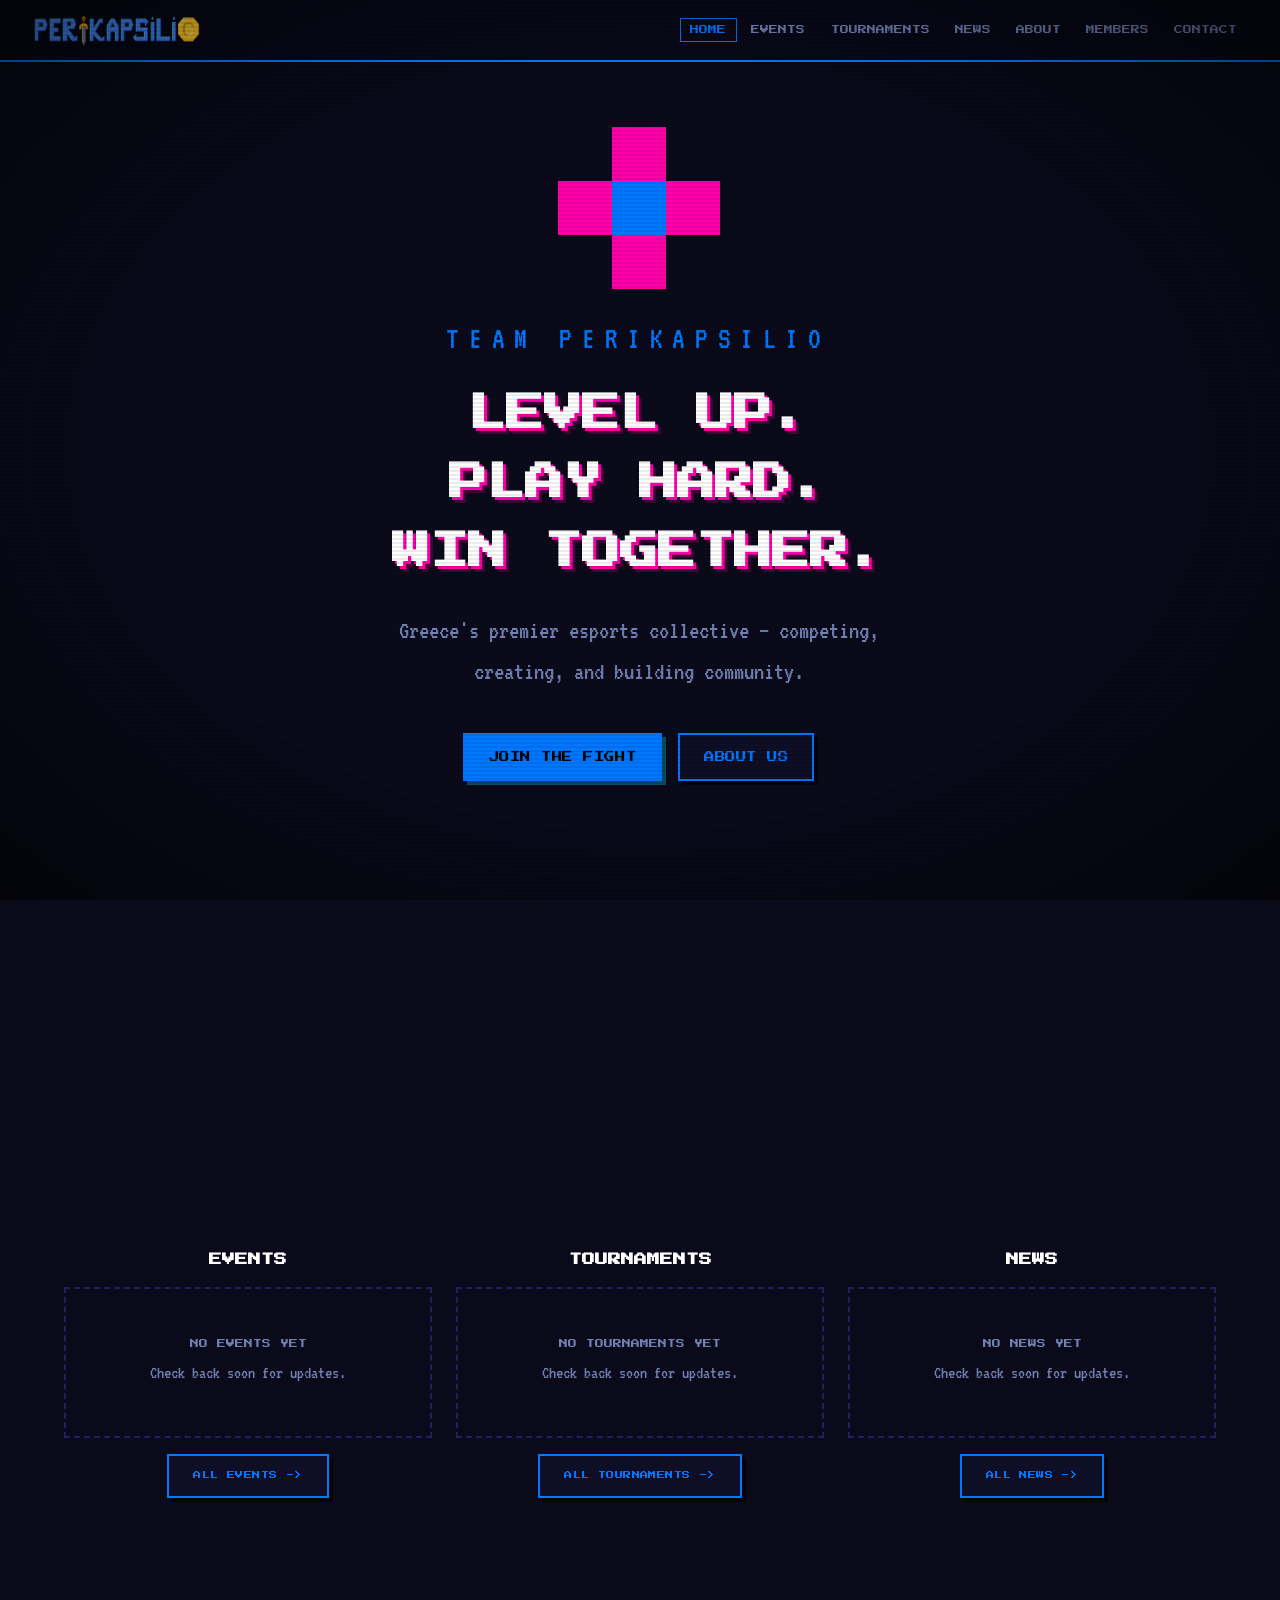
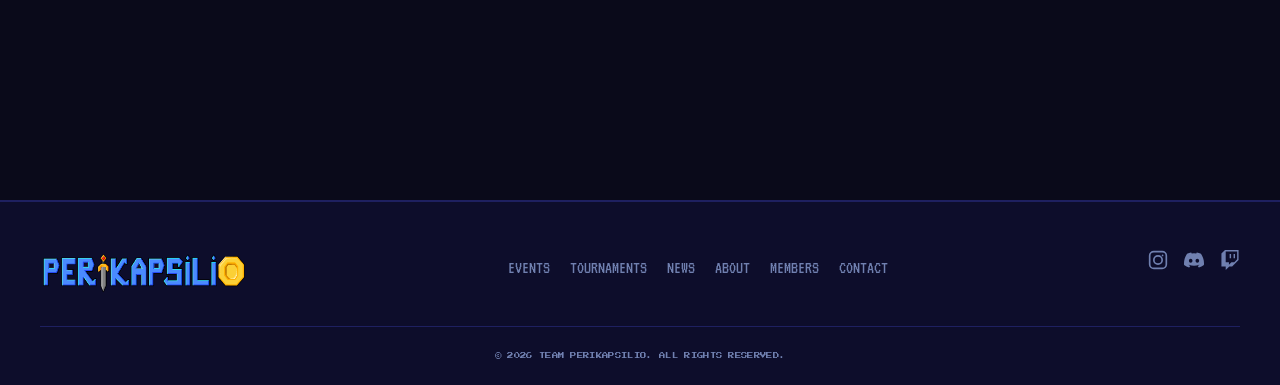
<file: index.html>
<!DOCTYPE html>
<html lang="en">
<head>
<meta charset="UTF-8">
<meta name="viewport" content="width=device-width, initial-scale=1.0">
<title>Team Perikapsilio</title>
<link rel="icon" type="image/jpeg" href="Assets/favicon.jpg">

<link rel="stylesheet" href="styles/base.css">
<link rel="stylesheet" href="styles/effects.css">
<link rel="stylesheet" href="styles/navbar.css">
<link rel="stylesheet" href="styles/buttons.css">
<link rel="stylesheet" href="styles/layout.css">
<link rel="stylesheet" href="styles/cards.css">
<link rel="stylesheet" href="styles/footer.css">
<link rel="stylesheet" href="styles/back-to-top.css">
<link rel="stylesheet" href="styles/home.css">

<link href="https://fonts.googleapis.com/css2?family=Press+Start+2P&family=VT323:wght@400&display=swap" rel="stylesheet">
</head>
<body>

<!-- CRT overlay -->
<div class="crt-overlay" aria-hidden="true"></div>
<div class="scanlines" aria-hidden="true"></div>

<!-- NAVBAR -->
<nav class="navbar">
  <a href="./" class="nav-logo">
    <img src="Assets/logo.png" alt="Team Perikapsilio" class="nav-logo-img">
  </a>
  <button class="hamburger" id="hamburger" aria-label="Toggle menu" aria-expanded="false">
    <span></span><span></span><span></span>
  </button>
  <ul class="nav-links" id="nav-links">
    <li><a href="./" class="nav-link active">HOME</a></li>
    <li><a href="events/" class="nav-link">EVENTS</a></li>
    <li><a href="tournaments/" class="nav-link">TOURNAMENTS</a></li>
    <li><a href="news/" class="nav-link">NEWS</a></li>
    <li><a href="about/" class="nav-link">ABOUT</a></li>
    <li><a href="members/" class="nav-link">MEMBERS</a></li>
    <li><a href="contact/" class="nav-link">CONTACT</a></li>
  </ul>
</nav>

<!-- HERO -->
<header class="hero">
  <div class="hero-inner">
    <div class="pixel-logo" aria-hidden="true">
      <div class="logo-block">
        <div class="lb lb1"></div><div class="lb lb2"></div><div class="lb lb3"></div>
        <div class="lb lb4"></div><div class="lb lb5"></div><div class="lb lb6"></div>
        <div class="lb lb7"></div><div class="lb lb8"></div><div class="lb lb9"></div>
      </div>
    </div>
    <p class="hero-sub vt">TEAM PERIKAPSILIO</p>
    <h1 class="hero-title press">LEVEL UP.<br>PLAY HARD.<br>WIN TOGETHER.</h1>
    <p class="hero-desc vt">Greece's premier esports collective — competing, creating, and building community.</p>
    <div class="hero-btns">
      <a href="tournaments/" class="btn btn-primary press">JOIN THE FIGHT</a>
      <a href="about/" class="btn btn-ghost press">ABOUT US</a>
    </div>
  </div>
  <div class="hero-stars" aria-hidden="true" id="hero-stars"></div>
</header>

<!-- FEATURED SECTIONS -->
<main>

  <!-- EVENTS, TOURNAMENTS AND NEWS IN ONE ROW -->
  <div class="home-feed">
    <section class="feed-col" id="events-preview">
      <h2 class="section-title press">EVENTS</h2>
      <div class="cards-grid" id="home-events">
        <div class="card-loading press">LOADING...</div>
      </div>
      <a href="events/" class="btn btn-ghost press">ALL EVENTS -></a>
    </section>

    <section class="feed-col" id="tournaments-preview">
      <h2 class="section-title press">TOURNAMENTS</h2>
      <div class="cards-grid" id="home-tournaments">
        <div class="card-loading press">LOADING...</div>
      </div>
      <a href="tournaments/" class="btn btn-ghost press">ALL TOURNAMENTS -></a>
    </section>

    <section class="feed-col" id="news-preview">
      <h2 class="section-title press">NEWS</h2>
      <div class="news-grid" id="home-news">
        <div class="card-loading press">LOADING...</div>
      </div>
      <a href="news/" class="btn btn-ghost press">ALL NEWS -></a>
    </section>

  </div>

</main>

<!-- FOOTER -->
<footer class="footer">
  <div class="footer-inner">
    <div class="footer-brand">
      <img src="Assets/logo.png" alt="Team Perikapsilio" class="footer-logo-img">
    </div>
    <nav class="footer-nav" aria-label="Footer navigation">
      <a href="events" class="footer-link vt">EVENTS</a>
      <a href="tournaments" class="footer-link vt">TOURNAMENTS</a>
      <a href="news" class="footer-link vt">NEWS</a>
      <a href="about" class="footer-link vt">ABOUT</a>
      <a href="members" class="footer-link vt">MEMBERS</a>
      <a href="contact" class="footer-link vt">CONTACT</a>
    </nav>
    <div class="footer-social">
      <a href="https://www.instagram.com/perikapsilio_official/" target="_blank" rel="noopener noreferrer" class="social-link" aria-label="Instagram" title="Instagram">
        <svg width="20" height="20" viewBox="0 0 24 24" fill="none" stroke="currentColor" stroke-width="2" stroke-linecap="square"><rect x="2" y="2" width="20" height="20" rx="5"/><circle cx="12" cy="12" r="5"/><circle cx="17.5" cy="6.5" r="1" fill="currentColor" stroke="none"/></svg>
      </a>
      <a href="https://discord.gg/UD5YmCtFUv" target="_blank" rel="noopener noreferrer" class="social-link" aria-label="Discord" title="Discord">
        <svg width="20" height="20" viewBox="0 0 24 24" fill="currentColor"><path d="M20.317 4.37a19.79 19.79 0 0 0-4.885-1.515.074.074 0 0 0-.079.037c-.21.375-.444.864-.608 1.25a18.27 18.27 0 0 0-5.487 0 12.64 12.64 0 0 0-.617-1.25.077.077 0 0 0-.079-.037A19.736 19.736 0 0 0 3.677 4.37a.07.07 0 0 0-.032.027C.533 9.046-.32 13.58.099 18.057c.002.022.015.043.033.055a19.9 19.9 0 0 0 5.993 3.03.078.078 0 0 0 .084-.028c.462-.63.874-1.295 1.226-1.994a.076.076 0 0 0-.041-.106 13.107 13.107 0 0 1-1.872-.892.077.077 0 0 1-.008-.128 10.2 10.2 0 0 0 .372-.292.074.074 0 0 1 .077-.01c3.928 1.793 8.18 1.793 12.062 0a.074.074 0 0 1 .078.01c.12.098.246.198.373.292a.077.077 0 0 1-.006.127 12.299 12.299 0 0 1-1.873.892.077.077 0 0 0-.041.107c.36.698.772 1.362 1.225 1.993a.076.076 0 0 0 .084.028 19.839 19.839 0 0 0 6.002-3.03.077.077 0 0 0 .032-.054c.5-5.177-.838-9.674-3.549-13.66a.061.061 0 0 0-.031-.03zM8.02 15.33c-1.183 0-2.157-1.085-2.157-2.419 0-1.333.956-2.419 2.157-2.419 1.21 0 2.176 1.096 2.157 2.42 0 1.333-.956 2.418-2.157 2.418zm7.975 0c-1.183 0-2.157-1.085-2.157-2.419 0-1.333.955-2.419 2.157-2.419 1.21 0 2.176 1.096 2.157 2.42 0 1.333-.946 2.418-2.157 2.418z"/></svg>
      </a>
      <a href="https://twitch.tv/teamperikapsilio" target="_blank" rel="noopener noreferrer" class="social-link" aria-label="Twitch" title="Twitch">
        <svg width="20" height="20" viewBox="0 0 24 24" fill="currentColor"><path d="M11.571 4.714h1.715v5.143H11.57zm4.715 0H18v5.143h-1.714zM6 0L1.714 4.286v15.428h5.143V24l4.286-4.286h3.428L22.286 12V0zm14.571 11.143l-3.428 3.428h-3.429l-3 3v-3H6.857V1.714h13.714Z"/></svg>
      </a>
    </div>
    <div class="footer-bottom press">
      <span>© 2026 TEAM PERIKAPSILIO. ALL RIGHTS RESERVED.</span>
    </div>
  </div>
</footer>

<script src="api.js"></script>
<script src="main.js"></script>
</body>
</html>
</file>
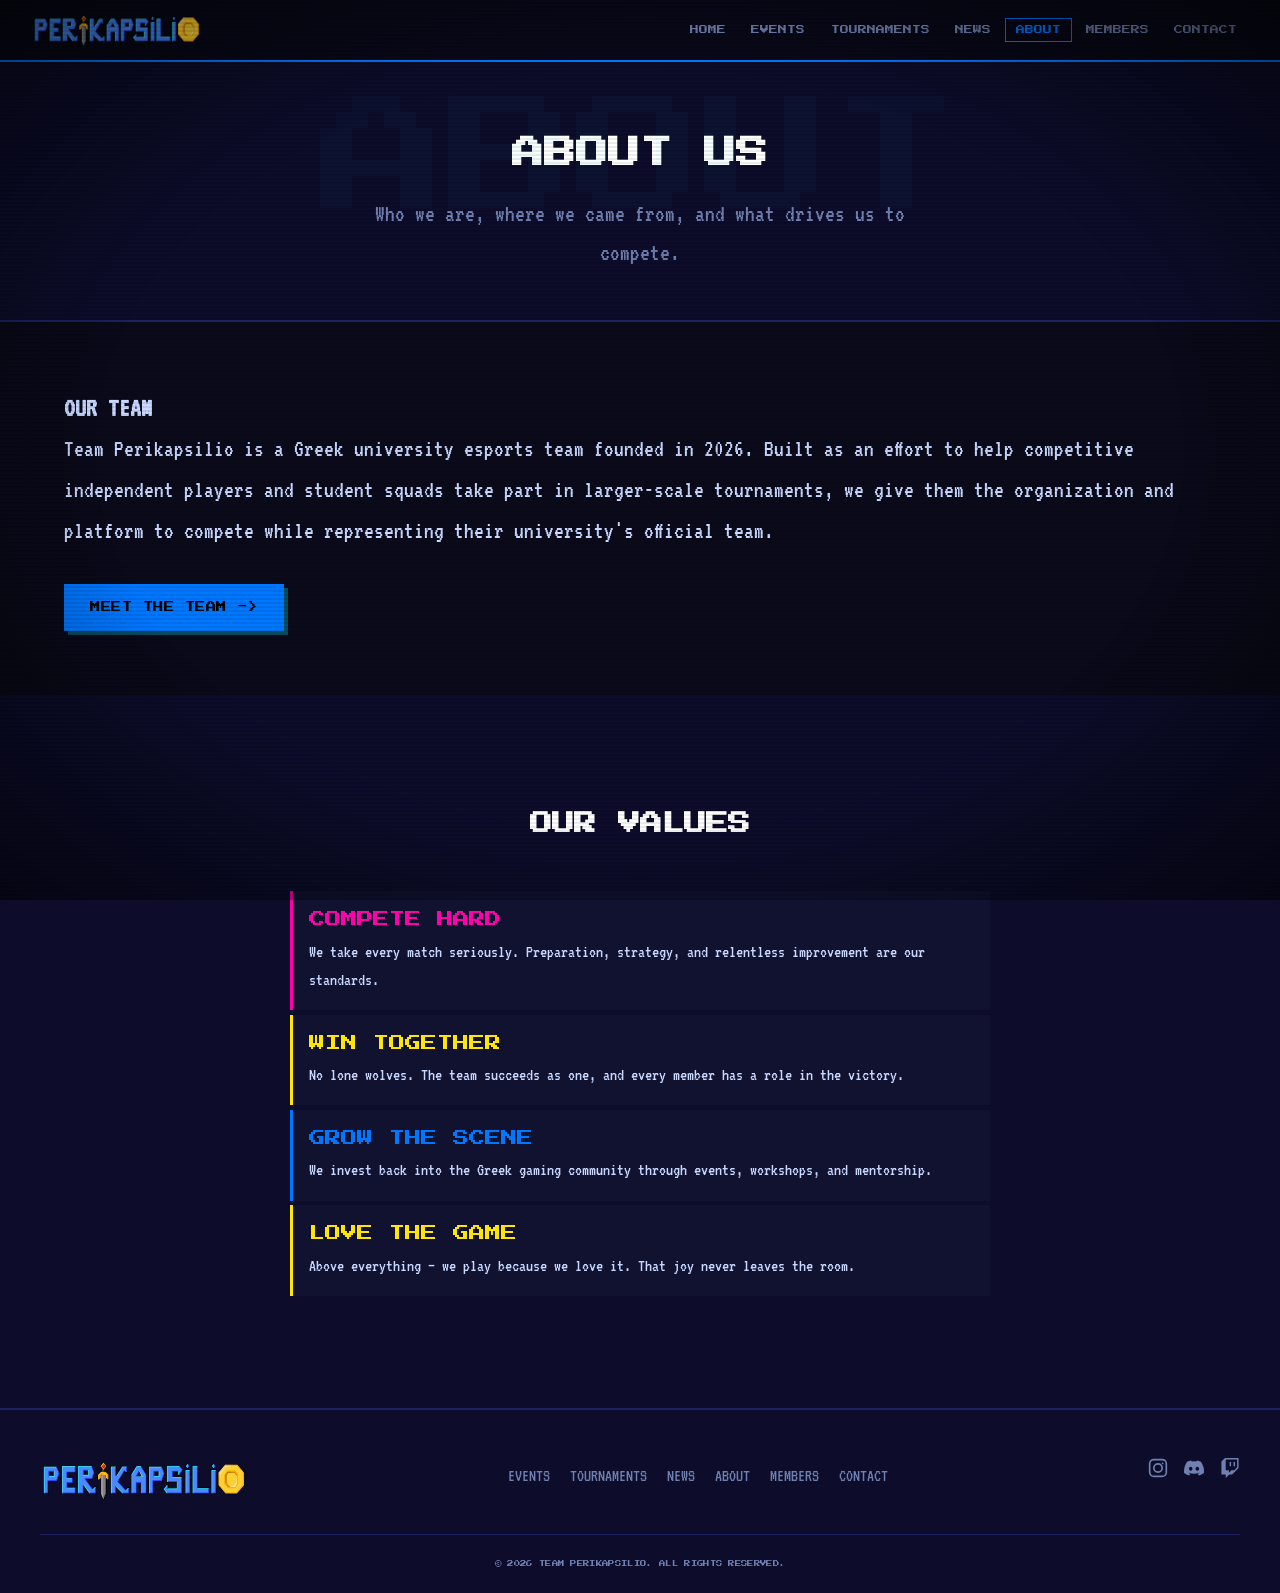
<file: about/index.html>
<!DOCTYPE html>
<html lang="en">
<head>
<meta charset="UTF-8">
<meta name="viewport" content="width=device-width, initial-scale=1.0">
<title>About — Team Perikapsilio</title>
<link rel="icon" type="image/jpeg" href="../Assets/favicon.jpg">
<link rel="stylesheet" href="../styles/base.css">
<link rel="stylesheet" href="../styles/effects.css">
<link rel="stylesheet" href="../styles/navbar.css">
<link rel="stylesheet" href="../styles/buttons.css">
<link rel="stylesheet" href="../styles/layout.css">
<link rel="stylesheet" href="../styles/page-hero.css">
<link rel="stylesheet" href="../styles/footer.css">
<link rel="stylesheet" href="../styles/back-to-top.css">
<link rel="stylesheet" href="../styles/about.css">
<link href="https://fonts.googleapis.com/css2?family=Press+Start+2P&family=VT323&display=swap" rel="stylesheet">
</head>
<body>

<div class="crt-overlay" aria-hidden="true"></div>
<div class="scanlines" aria-hidden="true"></div>

<!-- test -->


<nav class="navbar">
  <a href="../" class="nav-logo"><img src="../Assets/logo.png" alt="Team Perikapsilio" class="nav-logo-img"></a>
  <button class="hamburger" id="hamburger" aria-label="Toggle menu" aria-expanded="false"><span></span><span></span><span></span></button>
  <ul class="nav-links" id="nav-links">
    <li><a href="../" class="nav-link">HOME</a></li>
    <li><a href="../events/" class="nav-link">EVENTS</a></li>
    <li><a href="../tournaments/" class="nav-link">TOURNAMENTS</a></li>
    <li><a href="../news/" class="nav-link">NEWS</a></li>
    <li><a href="./" class="nav-link active">ABOUT</a></li>
    <li><a href="../members/" class="nav-link">MEMBERS</a></li>
    <li><a href="../contact/" class="nav-link">CONTACT</a></li>
  </ul>
</nav>

<header class="page-hero" data-title="ABOUT">
  <h1 class="page-hero-title">ABOUT US</h1>
  <p class="page-hero-sub vt">Who we are, where we came from, and what drives us to compete.</p>
</header>

<main>

  <!-- STORY -->
  <section class="section">
    <!-- <div class="about-grid"> -->
      <div class="about-text">
        <h1>OUR TEAM</h1>
        <p style="font-size:1.5rem;line-height:1.7">Team Perikapsilio is a Greek university esports team founded in 2026. Built as an effort to help competitive independent players and student squads take part in larger-scale tournaments, we give them the organization and platform to compete while representing their university's official team.</p>

        <a href="../members/" class="btn btn-primary press" style="margin-top:0.5rem">MEET THE TEAM -></a>
      </div>

      <!-- Horrible, ai generated slop, removed -->
      <!-- <div>
        <div class="stat-grid">
          <div class="stat-box">
            <span class="stat-num">2026</span>
            <span class="stat-label vt">FOUNDED</span>
          </div>
          <div class="stat-box">
            <span class="stat-num">GR</span>
            <span class="stat-label vt">BASED IN GREECE</span>
          </div>
          <div class="stat-box">
            <span class="stat-num">NEW</span>
            <span class="stat-label vt">CHAPTER STARTING</span>
          </div>
          <div class="stat-box">
            <span class="stat-num">∞</span>
            <span class="stat-label vt">AMBITION</span>
          </div>
        </div>
      </div> -->
    <!-- </div> -->
  </section>

  <!-- VALUES -->
  <section class="section section-alt">
    <div class="section" style="padding:3rem 0">
      <div class="section-header">
        <h2 class="section-title press">OUR VALUES</h2>
      </div>
      <div class="values-list" style="max-width:700px;margin:0 auto">
        <div class="value-item">
          <div class="value-text">
            <span class="press">COMPETE HARD</span>
            <p class="vt">We take every match seriously. Preparation, strategy, and relentless improvement are our standards.</p>
          </div>
        </div>
        <div class="value-item" style="border-left-color:var(--accent3)">
          <div class="value-text">
            <span class="press" style="color:var(--accent3)">WIN TOGETHER</span>
            <p class="vt">No lone wolves. The team succeeds as one, and every member has a role in the victory.</p>
          </div>
        </div>
        <div class="value-item" style="border-left-color:var(--accent)">
          <div class="value-text">
            <span class="press" style="color:var(--accent)">GROW THE SCENE</span>
            <p class="vt">We invest back into the Greek gaming community through events, workshops, and mentorship.</p>
          </div>
        </div>
        <div class="value-item" style="border-left-color:#ffe600">
          <div class="value-text">
            <span class="press" style="color:#ffe600">LOVE THE GAME</span>
            <p class="vt">Above everything — we play because we love it. That joy never leaves the room.</p>
          </div>
        </div>
      </div>
    </div>
  </section>

  <!-- TIMELINE -->
  <!-- <section class="section">
    <div class="section-header">
      <h2 class="section-title press">OUR JOURNEY</h2>
    </div>
    <div style="max-width:700px;margin:0 auto;display:flex;flex-direction:column;gap:0">
      <div style="display:flex;gap:1.5rem;align-items:flex-start;margin-left:20px;padding-left:1.5rem;position:relative">
        <div style="position:absolute;left:-8px;top:0;width:14px;height:14px;background:var(--accent);border:2px solid var(--bg);animation:blink 1s step-end infinite"></div>
        <div>
          <span class="press" style="font-size:0.5rem;color:var(--accent);display:block;margin-bottom:0.5rem">2026 -></span>
          <h3 class="press" style="font-size:0.5rem;color:var(--text-bright);margin-bottom:0.5rem;line-height:1.8">THE BEGINNING</h3>
          <p class="vt" style="color:var(--text)">Team Perikapsilio is founded in 2026. Our story is just beginning — stay tuned for upcoming rosters, events, and tournaments.</p>
        </div>
      </div>
    </div>
  </section> -->

</main>

<footer class="footer">
  <div class="footer-inner">
    <div class="footer-brand">
      <img src="../Assets/logo.png" alt="Team Perikapsilio" class="footer-logo-img">
    </div>
    <nav class="footer-nav" aria-label="Footer navigation">
      <a href="../events/" class="footer-link vt">EVENTS</a>
      <a href="../tournaments/" class="footer-link vt">TOURNAMENTS</a>
      <a href="../news/" class="footer-link vt">NEWS</a>
      <a href="../about/" class="footer-link vt">ABOUT</a>
      <a href="../members/" class="footer-link vt">MEMBERS</a>
      <a href="../contact/" class="footer-link vt">CONTACT</a>
    </nav>
    <div class="footer-social">
      <a href="https://www.instagram.com/perikapsilio_official/" target="_blank" rel="noopener noreferrer" class="social-link" aria-label="Instagram" title="Instagram">
        <svg width="20" height="20" viewBox="0 0 24 24" fill="none" stroke="currentColor" stroke-width="2" stroke-linecap="square"><rect x="2" y="2" width="20" height="20" rx="5"/><circle cx="12" cy="12" r="5"/><circle cx="17.5" cy="6.5" r="1" fill="currentColor" stroke="none"/></svg>
      </a>
      <a href="https://discord.gg/UD5YmCtFUv" target="_blank" rel="noopener noreferrer" class="social-link" aria-label="Discord" title="Discord">
        <svg width="20" height="20" viewBox="0 0 24 24" fill="currentColor"><path d="M20.317 4.37a19.79 19.79 0 0 0-4.885-1.515.074.074 0 0 0-.079.037c-.21.375-.444.864-.608 1.25a18.27 18.27 0 0 0-5.487 0 12.64 12.64 0 0 0-.617-1.25.077.077 0 0 0-.079-.037A19.736 19.736 0 0 0 3.677 4.37a.07.07 0 0 0-.032.027C.533 9.046-.32 13.58.099 18.057c.002.022.015.043.033.055a19.9 19.9 0 0 0 5.993 3.03.078.078 0 0 0 .084-.028c.462-.63.874-1.295 1.226-1.994a.076.076 0 0 0-.041-.106 13.107 13.107 0 0 1-1.872-.892.077.077 0 0 1-.008-.128 10.2 10.2 0 0 0 .372-.292.074.074 0 0 1 .077-.01c3.928 1.793 8.18 1.793 12.062 0a.074.074 0 0 1 .078.01c.12.098.246.198.373.292a.077.077 0 0 1-.006.127 12.299 12.299 0 0 1-1.873.892.077.077 0 0 0-.041.107c.36.698.772 1.362 1.225 1.993a.076.076 0 0 0 .084.028 19.839 19.839 0 0 0 6.002-3.03.077.077 0 0 0 .032-.054c.5-5.177-.838-9.674-3.549-13.66a.061.061 0 0 0-.031-.03zM8.02 15.33c-1.183 0-2.157-1.085-2.157-2.419 0-1.333.956-2.419 2.157-2.419 1.21 0 2.176 1.096 2.157 2.42 0 1.333-.956 2.418-2.157 2.418zm7.975 0c-1.183 0-2.157-1.085-2.157-2.419 0-1.333.955-2.419 2.157-2.419 1.21 0 2.176 1.096 2.157 2.42 0 1.333-.946 2.418-2.157 2.418z"/></svg>
      </a>
      <a href="https://twitch.tv/teamperikapsilio" target="_blank" rel="noopener noreferrer" class="social-link" aria-label="Twitch" title="Twitch">
        <svg width="20" height="20" viewBox="0 0 24 24" fill="currentColor"><path d="M11.571 4.714h1.715v5.143H11.57zm4.715 0H18v5.143h-1.714zM6 0L1.714 4.286v15.428h5.143V24l4.286-4.286h3.428L22.286 12V0zm14.571 11.143l-3.428 3.428h-3.429l-3 3v-3H6.857V1.714h13.714Z"/></svg>
      </a>
    </div>
    <div class="footer-bottom press">© 2026 TEAM PERIKAPSILIO. ALL RIGHTS RESERVED.</div>
  </div>
</footer>

<script src="../api.js"></script>
<script src="../main.js"></script>
</body>
</html>
</file>
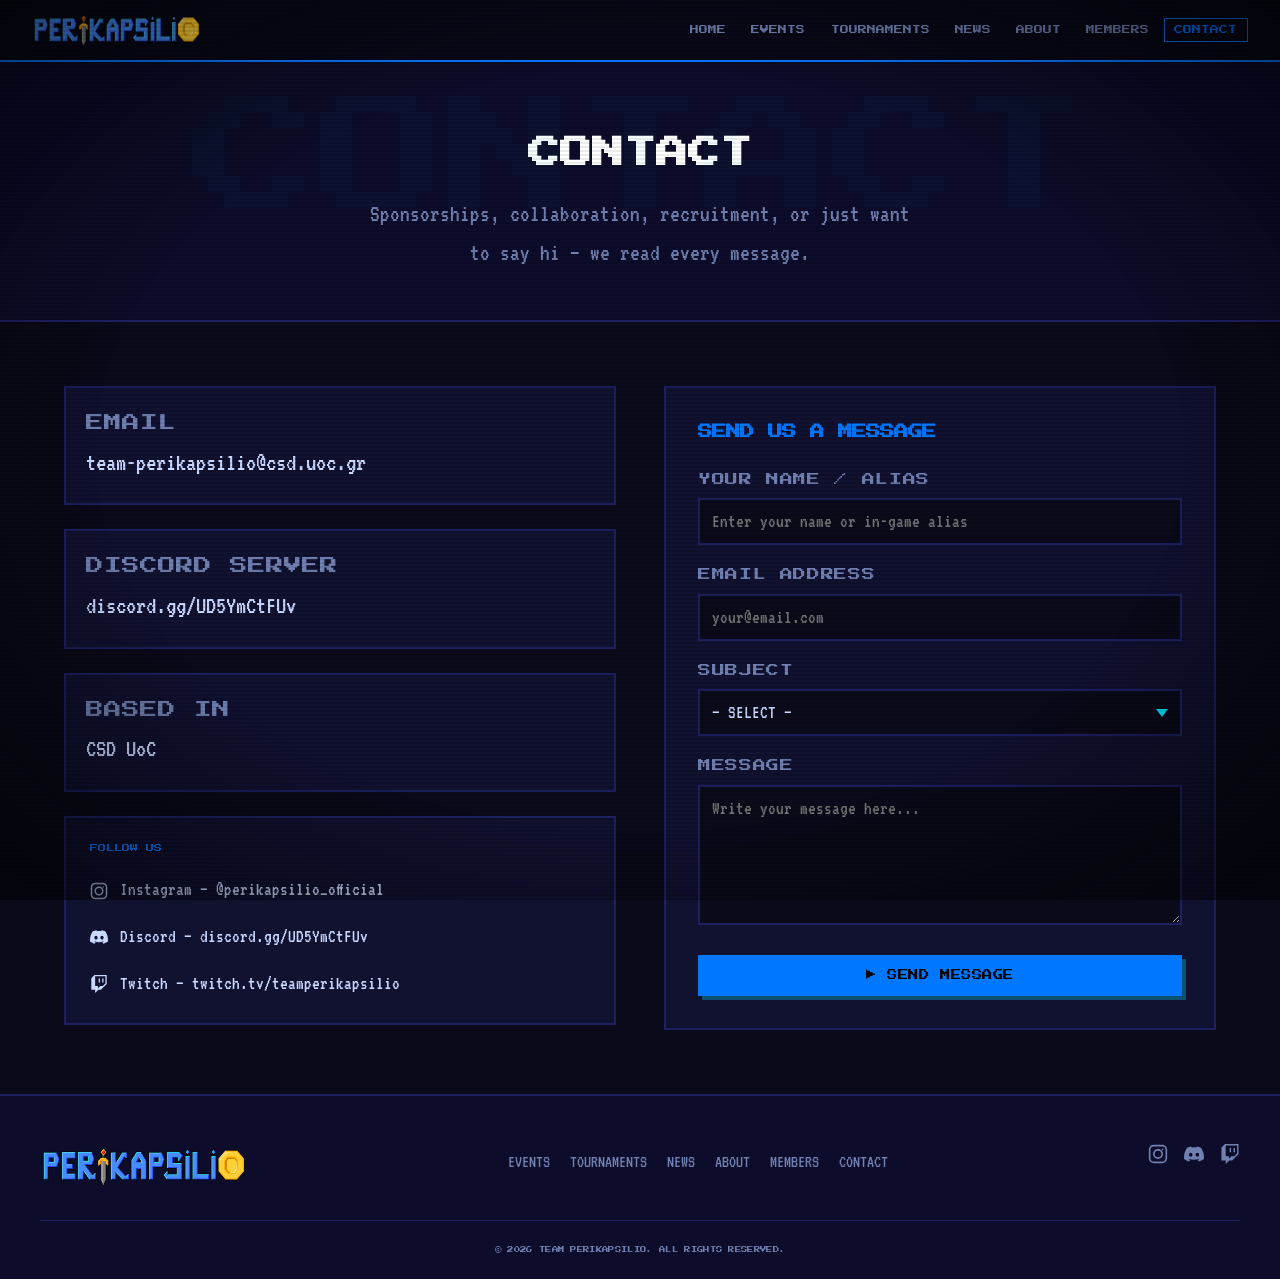
<file: contact/index.html>
<!DOCTYPE html>
<html lang="en">
<head>
<meta charset="UTF-8">
<meta name="viewport" content="width=device-width, initial-scale=1.0">
<title>Contact — Team Perikapsilio</title>
<link rel="icon" type="image/jpeg" href="../Assets/favicon.jpg">
<link rel="stylesheet" href="../styles/base.css">
<link rel="stylesheet" href="../styles/effects.css">
<link rel="stylesheet" href="../styles/navbar.css">
<link rel="stylesheet" href="../styles/buttons.css">
<link rel="stylesheet" href="../styles/layout.css">
<link rel="stylesheet" href="../styles/page-hero.css">
<link rel="stylesheet" href="../styles/footer.css">
<link rel="stylesheet" href="../styles/back-to-top.css">
<link rel="stylesheet" href="../styles/contact.css">
<link href="https://fonts.googleapis.com/css2?family=Press+Start+2P&family=VT323&display=swap" rel="stylesheet">
</head>
<body>

<div class="crt-overlay" aria-hidden="true"></div>
<div class="scanlines" aria-hidden="true"></div>

<nav class="navbar">
  <a href="../" class="nav-logo"><img src="../Assets/logo.png" alt="Team Perikapsilio" class="nav-logo-img"></a>
  <button class="hamburger" id="hamburger" aria-label="Toggle menu" aria-expanded="false"><span></span><span></span><span></span></button>
  <ul class="nav-links" id="nav-links">
    <li><a href="../" class="nav-link">HOME</a></li>
    <li><a href="../events/" class="nav-link">EVENTS</a></li>
    <li><a href="../tournaments/" class="nav-link">TOURNAMENTS</a></li>
    <li><a href="../news/" class="nav-link">NEWS</a></li>
    <li><a href="../about/" class="nav-link">ABOUT</a></li>
    <li><a href="../members/" class="nav-link">MEMBERS</a></li>
    <li><a href="./" class="nav-link active">CONTACT</a></li>
  </ul>
</nav>

<header class="page-hero" data-title="CONTACT">
  <h1 class="page-hero-title">CONTACT</h1>
  <p class="page-hero-sub vt">Sponsorships, collaboration, recruitment, or just want to say hi — we read every message.</p>
</header>

<main>
  <section class="section">
    <div class="contact-layout">

      <!-- Contact info -->
      <div class="contact-info">
        <div class="contact-item">
          <div>
            <span class="contact-label">EMAIL</span>
            <span class="contact-val"><a href="mailto:team-perikapsilio@csd.uoc.gr">team-perikapsilio@csd.uoc.gr</a></span>
          </div>
        </div>
        <div class="contact-item">
          <div>
            <span class="contact-label">DISCORD SERVER</span>
            <span class="contact-val"><a href="https://discord.gg/UD5YmCtFUv" target="_blank" rel="noopener noreferrer">discord.gg/UD5YmCtFUv</a></span>
          </div>
        </div>
        <div class="contact-item">
          <div>
            <span class="contact-label">BASED IN</span>
            <span class="contact-val">CSD UoC</span>
          </div>
        </div>

        <!-- Social links -->
        <div style="padding:1.5rem;background:var(--bg-card);border:2px solid var(--border)">
          <p class="press" style="font-size:0.5rem;color:var(--accent);margin-bottom:1.25rem">FOLLOW US</p>
          <div style="display:flex;flex-direction:column;gap:1rem">
            <a href="https://www.instagram.com/perikapsilio_official/" target="_blank" rel="noopener noreferrer" class="footer-link vt" style="display:flex;align-items:center;gap:0.75rem;font-size:1.2rem;color:var(--text)">
              <svg width="18" height="18" viewBox="0 0 24 24" fill="none" stroke="currentColor" stroke-width="2" stroke-linecap="square"><rect x="2" y="2" width="20" height="20" rx="5"/><circle cx="12" cy="12" r="5"/><circle cx="17.5" cy="6.5" r="1" fill="currentColor" stroke="none"/></svg>
              Instagram — @perikapsilio_official
            </a>
            <a href="https://discord.gg/UD5YmCtFUv" target="_blank" rel="noopener noreferrer" class="footer-link vt" style="display:flex;align-items:center;gap:0.75rem;font-size:1.2rem;color:var(--text)">
              <svg width="18" height="18" viewBox="0 0 24 24" fill="currentColor"><path d="M20.317 4.37a19.79 19.79 0 0 0-4.885-1.515.074.074 0 0 0-.079.037c-.21.375-.444.864-.608 1.25a18.27 18.27 0 0 0-5.487 0 12.64 12.64 0 0 0-.617-1.25.077.077 0 0 0-.079-.037A19.736 19.736 0 0 0 3.677 4.37a.07.07 0 0 0-.032.027C.533 9.046-.32 13.58.099 18.057c.002.022.015.043.033.055a19.9 19.9 0 0 0 5.993 3.03.078.078 0 0 0 .084-.028c.462-.63.874-1.295 1.226-1.994a.076.076 0 0 0-.041-.106 13.107 13.107 0 0 1-1.872-.892.077.077 0 0 1-.008-.128 10.2 10.2 0 0 0 .372-.292.074.074 0 0 1 .077-.01c3.928 1.793 8.18 1.793 12.062 0a.074.074 0 0 1 .078.01c.12.098.246.198.373.292a.077.077 0 0 1-.006.127 12.299 12.299 0 0 1-1.873.892.077.077 0 0 0-.041.107c.36.698.772 1.362 1.225 1.993a.076.076 0 0 0 .084.028 19.839 19.839 0 0 0 6.002-3.03.077.077 0 0 0 .032-.054c.5-5.177-.838-9.674-3.549-13.66a.061.061 0 0 0-.031-.03zM8.02 15.33c-1.183 0-2.157-1.085-2.157-2.419 0-1.333.956-2.419 2.157-2.419 1.21 0 2.176 1.096 2.157 2.42 0 1.333-.956 2.418-2.157 2.418zm7.975 0c-1.183 0-2.157-1.085-2.157-2.419 0-1.333.955-2.419 2.157-2.419 1.21 0 2.176 1.096 2.157 2.42 0 1.333-.946 2.418-2.157 2.418z"/></svg>
              Discord — discord.gg/UD5YmCtFUv
            </a>
            <a href="https://twitch.tv/teamperikapsilio" target="_blank" rel="noopener noreferrer" class="footer-link vt" style="display:flex;align-items:center;gap:0.75rem;font-size:1.2rem;color:var(--text)">
              <svg width="18" height="18" viewBox="0 0 24 24" fill="currentColor"><path d="M11.571 4.714h1.715v5.143H11.57zm4.715 0H18v5.143h-1.714zM6 0L1.714 4.286v15.428h5.143V24l4.286-4.286h3.428L22.286 12V0zm14.571 11.143l-3.428 3.428h-3.429l-3 3v-3H6.857V1.714h13.714Z"/></svg>
              Twitch — twitch.tv/teamperikapsilio
            </a>
          </div>
        </div>
      </div>

      <!-- Contact form -->
      <div class="contact-form">
        <h2 class="form-title">SEND US A MESSAGE</h2>

        <div class="form-group">
          <label class="form-label" for="cf-name">YOUR NAME / ALIAS</label>
          <input class="form-input" id="cf-name" type="text" placeholder="Enter your name or in-game alias" autocomplete="name">
        </div>

        <div class="form-group">
          <label class="form-label" for="cf-email">EMAIL ADDRESS</label>
          <input class="form-input" id="cf-email" type="email" placeholder="your@email.com" autocomplete="email">
        </div>

        <div class="form-group">
          <label class="form-label" for="cf-subject">SUBJECT</label>
          <select class="form-select" id="cf-subject">
            <option value="">— SELECT —</option>
            <option value="recruitment">JOIN THE TEAM</option>
            <option value="sponsorship">SPONSORSHIP / PARTNERSHIP</option>
            <option value="event">EVENT COLLABORATION</option>
            <option value="media">MEDIA / PRESS</option>
            <option value="other">OTHER</option>
          </select>
        </div>

        <div class="form-group">
          <label class="form-label" for="cf-message">MESSAGE</label>
          <textarea class="form-textarea" id="cf-message" placeholder="Write your message here..."></textarea>
        </div>

        <button class="btn btn-primary press" id="cf-submit" style="width:100%">▶ SEND MESSAGE</button>

        <div class="form-msg" id="cf-success">MESSAGE SENT! WE'LL GET BACK TO YOU SOON.</div>
        <div class="form-msg" id="cf-error">SOMETHING WENT WRONG. PLEASE TRY AGAIN.</div>
      </div>

    </div>
  </section>
</main>

<footer class="footer">
  <div class="footer-inner">
    <div class="footer-brand">
      <img src="../Assets/logo.png" alt="Team Perikapsilio" class="footer-logo-img">
    </div>
    <nav class="footer-nav" aria-label="Footer navigation">
      <a href="../events/" class="footer-link vt">EVENTS</a>
      <a href="../tournaments/" class="footer-link vt">TOURNAMENTS</a>
      <a href="../news/" class="footer-link vt">NEWS</a>
      <a href="../about/" class="footer-link vt">ABOUT</a>
      <a href="../members/" class="footer-link vt">MEMBERS</a>
      <a href="../contact/" class="footer-link vt">CONTACT</a>
    </nav>
    <div class="footer-social">
      <a href="https://www.instagram.com/perikapsilio_official/" target="_blank" rel="noopener noreferrer" class="social-link" aria-label="Instagram" title="Instagram">
        <svg width="20" height="20" viewBox="0 0 24 24" fill="none" stroke="currentColor" stroke-width="2" stroke-linecap="square"><rect x="2" y="2" width="20" height="20" rx="5"/><circle cx="12" cy="12" r="5"/><circle cx="17.5" cy="6.5" r="1" fill="currentColor" stroke="none"/></svg>
      </a>
      <a href="https://discord.gg/UD5YmCtFUv" target="_blank" rel="noopener noreferrer" class="social-link" aria-label="Discord" title="Discord">
        <svg width="20" height="20" viewBox="0 0 24 24" fill="currentColor"><path d="M20.317 4.37a19.79 19.79 0 0 0-4.885-1.515.074.074 0 0 0-.079.037c-.21.375-.444.864-.608 1.25a18.27 18.27 0 0 0-5.487 0 12.64 12.64 0 0 0-.617-1.25.077.077 0 0 0-.079-.037A19.736 19.736 0 0 0 3.677 4.37a.07.07 0 0 0-.032.027C.533 9.046-.32 13.58.099 18.057c.002.022.015.043.033.055a19.9 19.9 0 0 0 5.993 3.03.078.078 0 0 0 .084-.028c.462-.63.874-1.295 1.226-1.994a.076.076 0 0 0-.041-.106 13.107 13.107 0 0 1-1.872-.892.077.077 0 0 1-.008-.128 10.2 10.2 0 0 0 .372-.292.074.074 0 0 1 .077-.01c3.928 1.793 8.18 1.793 12.062 0a.074.074 0 0 1 .078.01c.12.098.246.198.373.292a.077.077 0 0 1-.006.127 12.299 12.299 0 0 1-1.873.892.077.077 0 0 0-.041.107c.36.698.772 1.362 1.225 1.993a.076.076 0 0 0 .084.028 19.839 19.839 0 0 0 6.002-3.03.077.077 0 0 0 .032-.054c.5-5.177-.838-9.674-3.549-13.66a.061.061 0 0 0-.031-.03zM8.02 15.33c-1.183 0-2.157-1.085-2.157-2.419 0-1.333.956-2.419 2.157-2.419 1.21 0 2.176 1.096 2.157 2.42 0 1.333-.956 2.418-2.157 2.418zm7.975 0c-1.183 0-2.157-1.085-2.157-2.419 0-1.333.955-2.419 2.157-2.419 1.21 0 2.176 1.096 2.157 2.42 0 1.333-.946 2.418-2.157 2.418z"/></svg>
      </a>
      <a href="https://twitch.tv/teamperikapsilio" target="_blank" rel="noopener noreferrer" class="social-link" aria-label="Twitch" title="Twitch">
        <svg width="20" height="20" viewBox="0 0 24 24" fill="currentColor"><path d="M11.571 4.714h1.715v5.143H11.57zm4.715 0H18v5.143h-1.714zM6 0L1.714 4.286v15.428h5.143V24l4.286-4.286h3.428L22.286 12V0zm14.571 11.143l-3.428 3.428h-3.429l-3 3v-3H6.857V1.714h13.714Z"/></svg>
      </a>
    </div>
    <div class="footer-bottom press">© 2026 TEAM PERIKAPSILIO. ALL RIGHTS RESERVED.</div>
  </div>
</footer>

<script src="../api.js"></script>
<script src="../main.js"></script>
<script>
document.addEventListener('DOMContentLoaded', () => {
  const btn     = document.getElementById('cf-submit');
  const success = document.getElementById('cf-success');
  const error   = document.getElementById('cf-error');

  function showError(msg) {
    error.textContent = msg;
    error.classList.add('error');
    success.classList.remove('success');
  }

  function showSuccess(msg) {
    success.textContent = msg;
    success.classList.add('success');
    error.classList.remove('error');
  }

  btn.addEventListener('click', async () => {
    const name    = document.getElementById('cf-name').value.trim();
    const email   = document.getElementById('cf-email').value.trim();
    const subject = document.getElementById('cf-subject').value;
    const message = document.getElementById('cf-message').value.trim();

    if (!name || !email || !message) {
      showError('✗ PLEASE FILL IN ALL REQUIRED FIELDS.');
      return;
    }

    if (!/^[^\s@]+@[^\s@]+\.[^\s@]+$/.test(email)) {
      showError('✗ PLEASE ENTER A VALID EMAIL ADDRESS.');
      return;
    }

    btn.textContent = 'SENDING...';
    btn.disabled = true;

    const result = await API.submitContact({ name, email, subject, message });

    btn.textContent = '▶ SEND MESSAGE';
    btn.disabled = false;

    if (result) {
      showSuccess(
        result.fallback
          ? '✓ OPENING YOUR EMAIL CLIENT TO SEND THE MESSAGE...'
          : "✓ MESSAGE SENT! WE'LL GET BACK TO YOU SOON."
      );
      document.getElementById('cf-name').value = '';
      document.getElementById('cf-email').value = '';
      document.getElementById('cf-subject').value = '';
      document.getElementById('cf-message').value = '';
    } else {
      showError('✗ COULD NOT SEND. CHECK YOUR CONNECTION AND TRY AGAIN.');
    }
  });
});
</script>
</body>
</html>
</file>
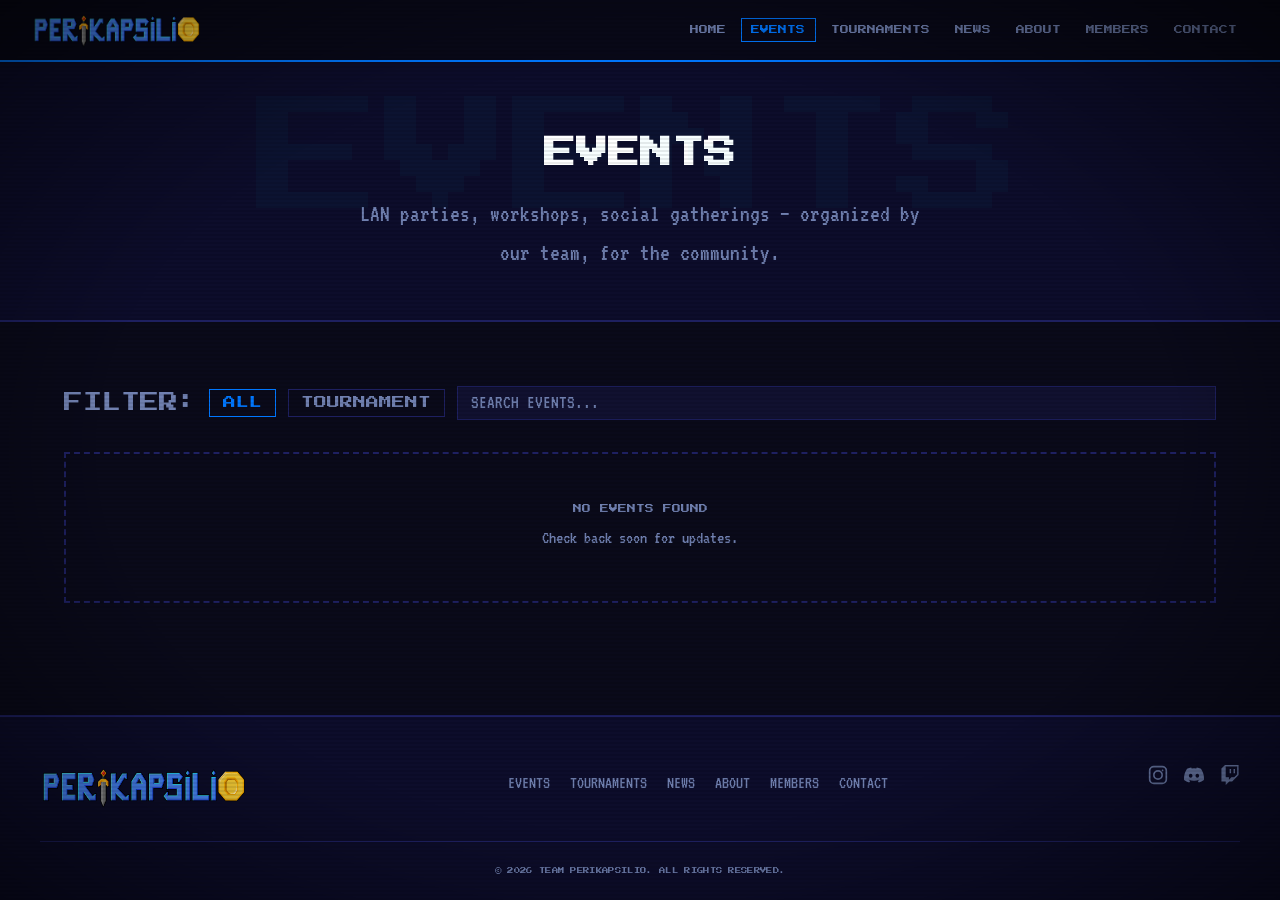
<file: events/index.html>
<!DOCTYPE html>
<html lang="en">
<head>
<meta charset="UTF-8">
<meta name="viewport" content="width=device-width, initial-scale=1.0">
<title>Events — Team Perikapsilio</title>
<link rel="icon" type="image/jpeg" href="../Assets/favicon.jpg">
<link rel="stylesheet" href="../styles/base.css">
<link rel="stylesheet" href="../styles/effects.css">
<link rel="stylesheet" href="../styles/navbar.css">
<link rel="stylesheet" href="../styles/buttons.css">
<link rel="stylesheet" href="../styles/layout.css">
<link rel="stylesheet" href="../styles/cards.css">
<link rel="stylesheet" href="../styles/page-hero.css">
<link rel="stylesheet" href="../styles/filters.css">
<link rel="stylesheet" href="../styles/pagination.css">
<link rel="stylesheet" href="../styles/footer.css">
<link rel="stylesheet" href="../styles/back-to-top.css">
<link rel="stylesheet" href="../styles/article.css">
<link href="https://fonts.googleapis.com/css2?family=Press+Start+2P&family=VT323&display=swap" rel="stylesheet">
</head>
<body>

<div class="crt-overlay" aria-hidden="true"></div>
<div class="scanlines" aria-hidden="true"></div>

<nav class="navbar">
  <a href="../" class="nav-logo"><img src="../Assets/logo.png" alt="Team Perikapsilio" class="nav-logo-img"></a>
  <button class="hamburger" id="hamburger" aria-label="Toggle menu" aria-expanded="false"><span></span><span></span><span></span></button>
  <ul class="nav-links" id="nav-links">
    <li><a href="../" class="nav-link">HOME</a></li>
    <li><a href="./" class="nav-link active">EVENTS</a></li>
    <li><a href="../tournaments/" class="nav-link">TOURNAMENTS</a></li>
    <li><a href="../news/" class="nav-link">NEWS</a></li>
    <li><a href="../about/" class="nav-link">ABOUT</a></li>
    <li><a href="../members/" class="nav-link">MEMBERS</a></li>
    <li><a href="../contact/" class="nav-link">CONTACT</a></li>
  </ul>
</nav>

<header class="page-hero" data-title="EVENTS">
  <h1 class="page-hero-title">EVENTS</h1>
  <p class="page-hero-sub vt">LAN parties, workshops, social gatherings — organized by our team, for the community.</p>
</header>

<main>
  <section class="section">

    <div class="filter-bar" id="event-filter-bar">
      <span class="filter-label">FILTER:</span>
      <button class="filter-btn active" data-filter="">ALL</button>
      <input class="search-input" id="event-search" type="text" placeholder="SEARCH EVENTS...">
    </div>

    <div class="cards-grid" id="events-grid">
      <div class="card-loading press">LOADING...</div>
    </div>

    <div class="pagination" id="events-pagination"></div>

  </section>
</main>

<footer class="footer">
  <div class="footer-inner">
    <div class="footer-brand">
      <img src="../Assets/logo.png" alt="Team Perikapsilio" class="footer-logo-img">
    </div>
    <nav class="footer-nav" aria-label="Footer navigation">
      <a href="../events/" class="footer-link vt">EVENTS</a>
      <a href="../tournaments/" class="footer-link vt">TOURNAMENTS</a>
      <a href="../news/" class="footer-link vt">NEWS</a>
      <a href="../about/" class="footer-link vt">ABOUT</a>
      <a href="../members/" class="footer-link vt">MEMBERS</a>
      <a href="../contact/" class="footer-link vt">CONTACT</a>
    </nav>
    <div class="footer-social">
      <a href="https://www.instagram.com/perikapsilio_official/" target="_blank" rel="noopener noreferrer" class="social-link" aria-label="Instagram" title="Instagram">
        <svg width="20" height="20" viewBox="0 0 24 24" fill="none" stroke="currentColor" stroke-width="2" stroke-linecap="square"><rect x="2" y="2" width="20" height="20" rx="5"/><circle cx="12" cy="12" r="5"/><circle cx="17.5" cy="6.5" r="1" fill="currentColor" stroke="none"/></svg>
      </a>
      <a href="https://discord.gg/UD5YmCtFUv" target="_blank" rel="noopener noreferrer" class="social-link" aria-label="Discord" title="Discord">
        <svg width="20" height="20" viewBox="0 0 24 24" fill="currentColor"><path d="M20.317 4.37a19.79 19.79 0 0 0-4.885-1.515.074.074 0 0 0-.079.037c-.21.375-.444.864-.608 1.25a18.27 18.27 0 0 0-5.487 0 12.64 12.64 0 0 0-.617-1.25.077.077 0 0 0-.079-.037A19.736 19.736 0 0 0 3.677 4.37a.07.07 0 0 0-.032.027C.533 9.046-.32 13.58.099 18.057c.002.022.015.043.033.055a19.9 19.9 0 0 0 5.993 3.03.078.078 0 0 0 .084-.028c.462-.63.874-1.295 1.226-1.994a.076.076 0 0 0-.041-.106 13.107 13.107 0 0 1-1.872-.892.077.077 0 0 1-.008-.128 10.2 10.2 0 0 0 .372-.292.074.074 0 0 1 .077-.01c3.928 1.793 8.18 1.793 12.062 0a.074.074 0 0 1 .078.01c.12.098.246.198.373.292a.077.077 0 0 1-.006.127 12.299 12.299 0 0 1-1.873.892.077.077 0 0 0-.041.107c.36.698.772 1.362 1.225 1.993a.076.076 0 0 0 .084.028 19.839 19.839 0 0 0 6.002-3.03.077.077 0 0 0 .032-.054c.5-5.177-.838-9.674-3.549-13.66a.061.061 0 0 0-.031-.03zM8.02 15.33c-1.183 0-2.157-1.085-2.157-2.419 0-1.333.956-2.419 2.157-2.419 1.21 0 2.176 1.096 2.157 2.42 0 1.333-.956 2.418-2.157 2.418zm7.975 0c-1.183 0-2.157-1.085-2.157-2.419 0-1.333.955-2.419 2.157-2.419 1.21 0 2.176 1.096 2.157 2.42 0 1.333-.946 2.418-2.157 2.418z"/></svg>
      </a>
      <a href="https://twitch.tv/teamperikapsilio" target="_blank" rel="noopener noreferrer" class="social-link" aria-label="Twitch" title="Twitch">
        <svg width="20" height="20" viewBox="0 0 24 24" fill="currentColor"><path d="M11.571 4.714h1.715v5.143H11.57zm4.715 0H18v5.143h-1.714zM6 0L1.714 4.286v15.428h5.143V24l4.286-4.286h3.428L22.286 12V0zm14.571 11.143l-3.428 3.428h-3.429l-3 3v-3H6.857V1.714h13.714Z"/></svg>
      </a>
    </div>
    <div class="footer-bottom press">© 2026 TEAM PERIKAPSILIO. ALL RIGHTS RESERVED.</div>
  </div>
</footer>

<script src="../api.js"></script>
<script src="../main.js"></script>
<script>
(function() {
  let currentPage = 1;
  let currentFilter = '';
  let searchTerm = '';
  const PAGE_SIZE = 9;

  function getRequestedSlug() {
    const q = new URLSearchParams(location.search).get('slug');
    if (q) return q;
    return decodeURIComponent(location.hash.replace(/^#/, ''));
  }

  function renderEventDetail(item) {
    const a = item.attributes;
    const section = document.querySelector('main .section');
    document.title = `${a.title} — Team Perikapsilio`;
    section.innerHTML = `
      <div class="article-back">
        <a href="./" class="btn btn-ghost press">← BACK TO EVENTS</a>
      </div>
      <article class="article-detail" style="border-color:var(--accent)">
        <div class="article-header">
          <span class="card-badge">${PERI.escapeHtml(a.type || 'EVENT')}</span>
          <h1 class="article-title">${PERI.escapeHtml(a.title)}</h1>
          <div class="article-meta vt">
            <span> Date: ${PERI.formatDate(a.date)}</span>
            <span> Location: ${PERI.escapeHtml(a.location || 'TBA')}</span>
          </div>
        </div>
        <div class="article-body vt">
          ${PERI.formatRichText(a.description || 'No additional details available.')}
        </div>
      </article>
    `;
  }

  async function loadEvents() {
    const requestedSlug = getRequestedSlug();
    if (requestedSlug) {
      const item = await API.getEvent(requestedSlug);
      if (item) {
        renderEventDetail(item);
        return;
      }
    }

    const grid = document.getElementById('events-grid');
    grid.innerHTML = '<div class="card-loading press">LOADING...</div>';

    let filters = '';
    if (currentFilter) filters = `filters[type][$eq]=${currentFilter}`;

    const data = await API.getEvents({
      page: currentPage,
      pageSize: PAGE_SIZE,
      sort: 'date:asc',
      filters,
      type: currentFilter,
      search: searchTerm
    });

    const items = data ? data.data : [];

    if (!items.length) {
      grid.innerHTML = PERI.renderEmpty('NO EVENTS FOUND');
      document.getElementById('events-pagination').innerHTML = '';
      return;
    }

    grid.innerHTML = items.map(PERI.renderEventCard).join('');
    PERI.initScrollReveal();

    // Pagination
    const meta = data && data.meta ? data.meta.pagination : { pageCount: 1, page: 1 };
    renderPagination(meta);
  }

  function renderPagination(meta) {
    const container = document.getElementById('events-pagination');
    if (!meta || meta.pageCount <= 1) { container.innerHTML = ''; return; }
    let html = '';
    for (let i = 1; i <= meta.pageCount; i++) {
      html += `<button class="page-btn ${i === currentPage ? 'active' : ''}" onclick="goPage(${i})">${i}</button>`;
    }
    container.innerHTML = html;
  }

  window.goPage = function(p) {
    currentPage = p;
    loadEvents();
    window.scrollTo({ top: 0, behavior: 'smooth' });
  };

  // Filter buttons (dynamic from Tags & Filters)
  const filterBar = document.getElementById('event-filter-bar');
  const searchInput = document.getElementById('event-search');

  async function initEventTags() {
    const { eventTags } = await API.getTags();
    eventTags.forEach(tag => {
      const btn = document.createElement('button');
      btn.className = 'filter-btn';
      btn.dataset.filter = tag;
      btn.textContent = tag;
      filterBar.insertBefore(btn, searchInput);
    });
  }

  filterBar.addEventListener('click', e => {
    const btn = e.target.closest('.filter-btn');
    if (!btn) return;
    filterBar.querySelectorAll('.filter-btn').forEach(b => b.classList.remove('active'));
    btn.classList.add('active');
    currentFilter = btn.dataset.filter;
    currentPage = 1;
    loadEvents();
  });

  // Search
  let searchTimer;
  searchInput.addEventListener('input', e => {
    clearTimeout(searchTimer);
    searchTimer = setTimeout(() => {
      searchTerm = e.target.value.trim();
      currentPage = 1;
      loadEvents();
    }, 350);
  });

  document.addEventListener('DOMContentLoaded', () => {
    initEventTags();
    loadEvents();
  });
})();
</script>
</body>
</html>
</file>
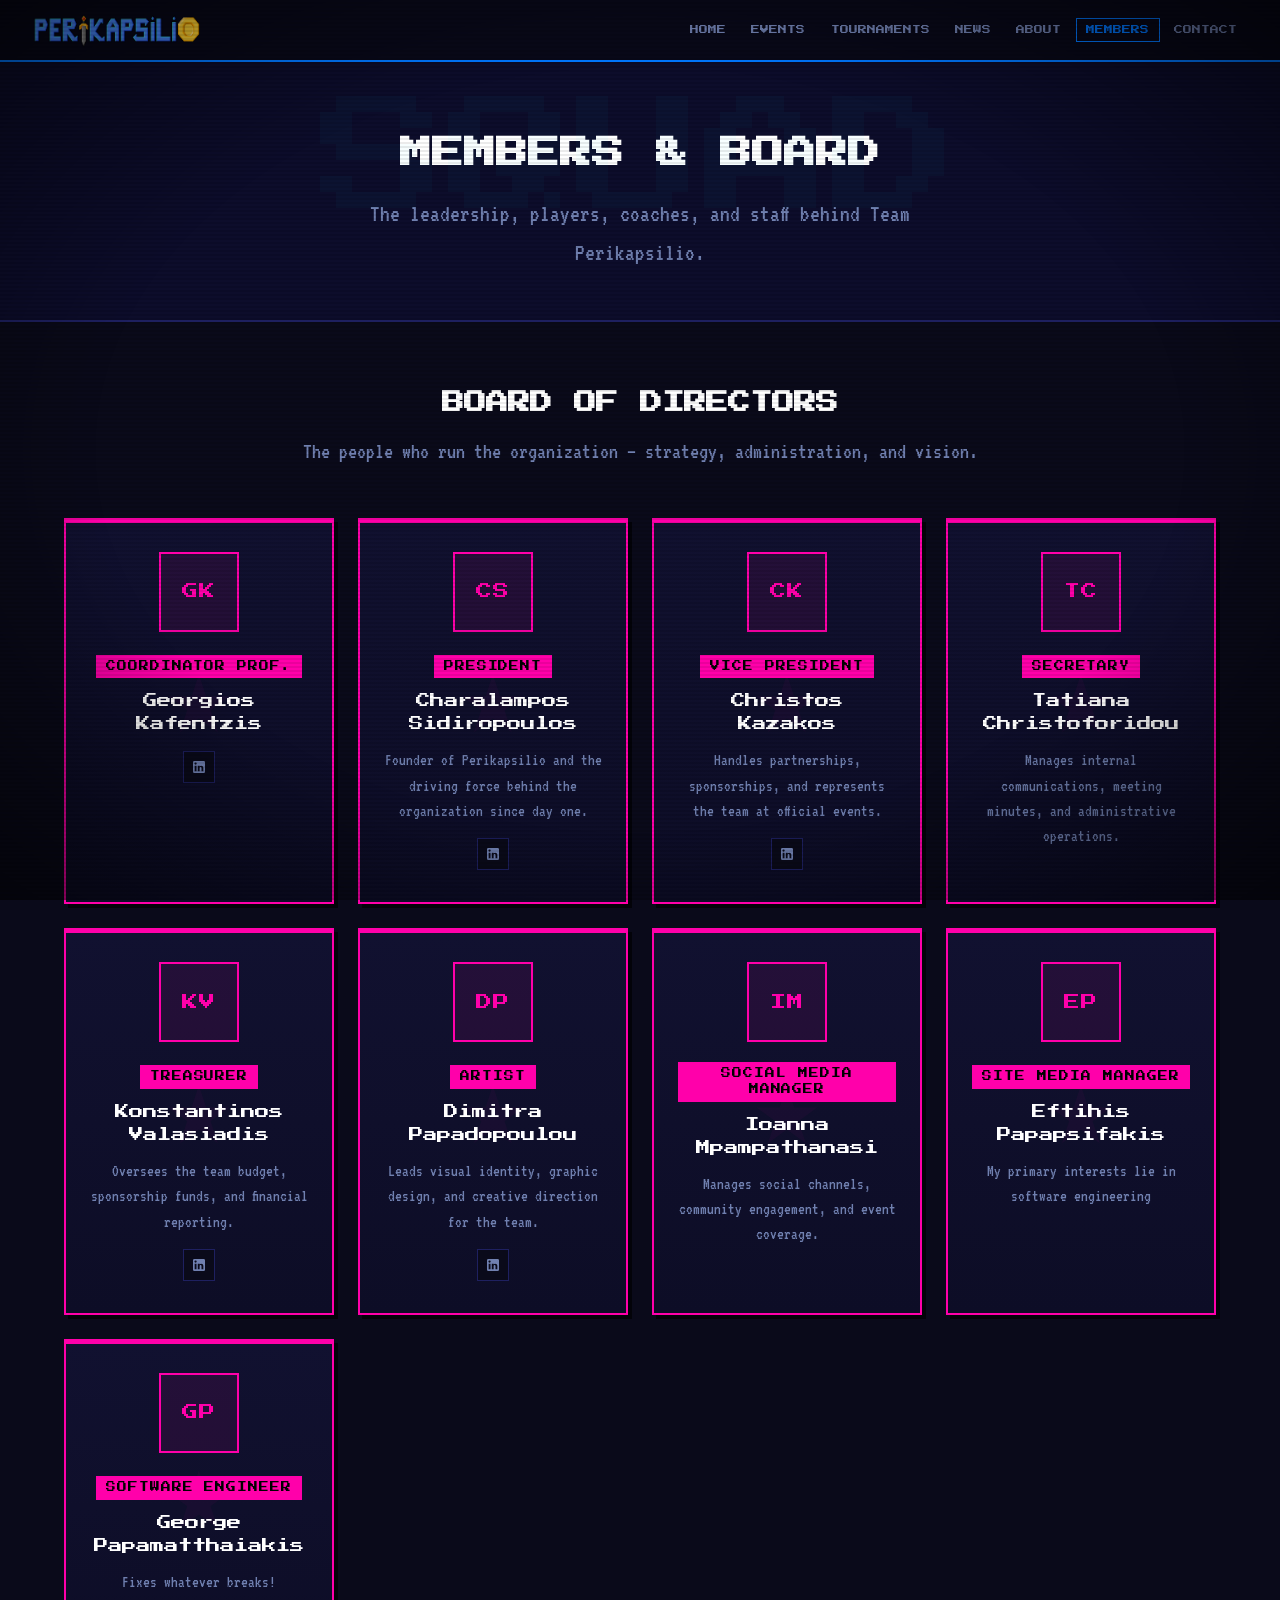
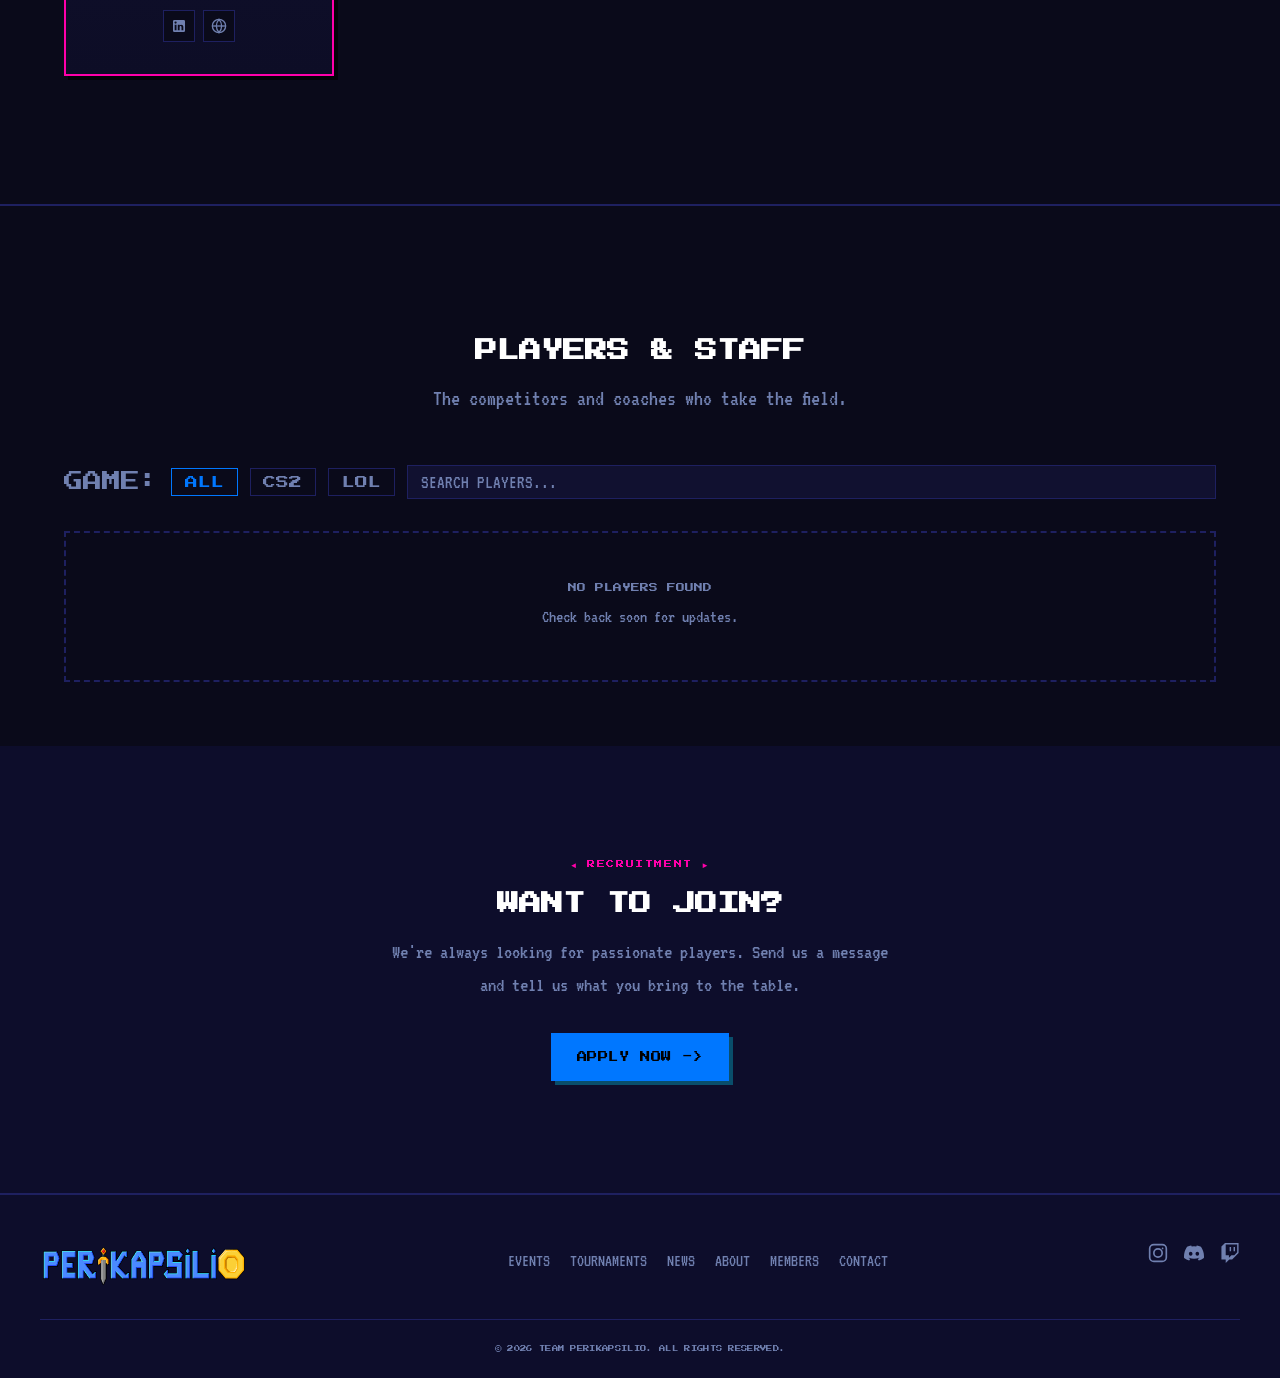
<file: members/index.html>
<!DOCTYPE html>
<html lang="en">
<head>
<meta charset="UTF-8">
<meta name="viewport" content="width=device-width, initial-scale=1.0">
<title>Members — Team Perikapsilio</title>
<link rel="icon" type="image/jpeg" href="../Assets/favicon.jpg">
<link rel="stylesheet" href="../styles/base.css">
<link rel="stylesheet" href="../styles/effects.css">
<link rel="stylesheet" href="../styles/navbar.css">
<link rel="stylesheet" href="../styles/buttons.css">
<link rel="stylesheet" href="../styles/layout.css">
<link rel="stylesheet" href="../styles/cards.css">
<link rel="stylesheet" href="../styles/page-hero.css">
<link rel="stylesheet" href="../styles/filters.css">
<link rel="stylesheet" href="../styles/footer.css">
<link rel="stylesheet" href="../styles/back-to-top.css">
<link rel="stylesheet" href="../styles/members.css">
<link href="https://fonts.googleapis.com/css2?family=Press+Start+2P&family=VT323&display=swap" rel="stylesheet">
</head>
<body>

<div class="crt-overlay" aria-hidden="true"></div>
<div class="scanlines" aria-hidden="true"></div>

<nav class="navbar">
  <a href="../" class="nav-logo"><img src="../Assets/logo.png" alt="Team Perikapsilio" class="nav-logo-img"></a>
  <button class="hamburger" id="hamburger" aria-label="Toggle menu" aria-expanded="false"><span></span><span></span><span></span></button>
  <ul class="nav-links" id="nav-links">
    <li><a href="../" class="nav-link">HOME</a></li>
    <li><a href="../events/" class="nav-link">EVENTS</a></li>
    <li><a href="../tournaments/" class="nav-link">TOURNAMENTS</a></li>
    <li><a href="../news/" class="nav-link">NEWS</a></li>
    <li><a href="../about/" class="nav-link">ABOUT</a></li>
    <li><a href="./" class="nav-link active">MEMBERS</a></li>
    <li><a href="../contact/" class="nav-link">CONTACT</a></li>
  </ul>
</nav>

<header class="page-hero" data-title="SQUAD">
  <h1 class="page-hero-title">MEMBERS & BOARD</h1>
  <p class="page-hero-sub vt">The leadership, players, coaches, and staff behind Team Perikapsilio.</p>
</header>

<main>

  <!-- ── BOARD OF DIRECTORS ── -->
  <section class="section" id="board-section">
    <div class="section-header">
      <h2 class="section-title press">BOARD OF DIRECTORS</h2>
      <p class="section-sub vt">The people who run the organization — strategy, administration, and vision.</p>
    </div>

    <div class="board-grid" id="board-grid">
      <div class="card-loading press">LOADING...</div>
    </div>
  </section>

  <hr class="section-divider">

  <!-- ── PLAYERS & STAFF ── -->
  <section class="section" id="members-section">
    <div class="section-header">
      <h2 class="section-title press">PLAYERS & STAFF</h2>
      <p class="section-sub vt">The competitors and coaches who take the field.</p>
    </div>

    <div class="filter-bar" id="member-filter-bar">
      <span class="filter-label">GAME:</span>
      <button class="filter-btn active" data-filter="">ALL</button>
      <input class="search-input" id="member-search" type="text" placeholder="SEARCH PLAYERS...">
    </div>

    <div class="members-grid" id="members-grid">
      <div class="card-loading press">LOADING...</div>
    </div>
  </section>

  <!-- JOIN CTA -->
  <section class="section section-alt">
    <div class="section" style="padding:3rem 0;text-align:center">
      <span class="section-tag press">◄ RECRUITMENT ►</span>
      <h2 class="section-title press">WANT TO JOIN?</h2>
      <p class="vt" style="font-size:1.3rem;color:var(--text-dim);max-width:520px;margin:0 auto 2rem">
        We're always looking for passionate players. Send us a message and tell us what you bring to the table.
      </p>
      <a href="../contact" class="btn btn-primary press">APPLY NOW -></a>
    </div>
  </section>

</main>

<footer class="footer">
  <div class="footer-inner">
    <div class="footer-brand">
      <img src="../Assets/logo.png" alt="Team Perikapsilio" class="footer-logo-img">
    </div>
    <nav class="footer-nav" aria-label="Footer navigation">
      <a href="../events" class="footer-link vt">EVENTS</a>
      <a href="../tournaments" class="footer-link vt">TOURNAMENTS</a>
      <a href="../news" class="footer-link vt">NEWS</a>
      <a href="../about" class="footer-link vt">ABOUT</a>
      <a href="../members" class="footer-link vt">MEMBERS</a>
      <a href="../contact" class="footer-link vt">CONTACT</a>
    </nav>
    <div class="footer-social">
      <a href="https://www.instagram.com/perikapsilio_official/" target="_blank" rel="noopener noreferrer" class="social-link" aria-label="Instagram" title="Instagram">
        <svg width="20" height="20" viewBox="0 0 24 24" fill="none" stroke="currentColor" stroke-width="2" stroke-linecap="square"><rect x="2" y="2" width="20" height="20" rx="5"/><circle cx="12" cy="12" r="5"/><circle cx="17.5" cy="6.5" r="1" fill="currentColor" stroke="none"/></svg>
      </a>
      <a href="https://discord.gg/UD5YmCtFUv" target="_blank" rel="noopener noreferrer" class="social-link" aria-label="Discord" title="Discord">
        <svg width="20" height="20" viewBox="0 0 24 24" fill="currentColor"><path d="M20.317 4.37a19.79 19.79 0 0 0-4.885-1.515.074.074 0 0 0-.079.037c-.21.375-.444.864-.608 1.25a18.27 18.27 0 0 0-5.487 0 12.64 12.64 0 0 0-.617-1.25.077.077 0 0 0-.079-.037A19.736 19.736 0 0 0 3.677 4.37a.07.07 0 0 0-.032.027C.533 9.046-.32 13.58.099 18.057c.002.022.015.043.033.055a19.9 19.9 0 0 0 5.993 3.03.078.078 0 0 0 .084-.028c.462-.63.874-1.295 1.226-1.994a.076.076 0 0 0-.041-.106 13.107 13.107 0 0 1-1.872-.892.077.077 0 0 1-.008-.128 10.2 10.2 0 0 0 .372-.292.074.074 0 0 1 .077-.01c3.928 1.793 8.18 1.793 12.062 0a.074.074 0 0 1 .078.01c.12.098.246.198.373.292a.077.077 0 0 1-.006.127 12.299 12.299 0 0 1-1.873.892.077.077 0 0 0-.041.107c.36.698.772 1.362 1.225 1.993a.076.076 0 0 0 .084.028 19.839 19.839 0 0 0 6.002-3.03.077.077 0 0 0 .032-.054c.5-5.177-.838-9.674-3.549-13.66a.061.061 0 0 0-.031-.03zM8.02 15.33c-1.183 0-2.157-1.085-2.157-2.419 0-1.333.956-2.419 2.157-2.419 1.21 0 2.176 1.096 2.157 2.42 0 1.333-.956 2.418-2.157 2.418zm7.975 0c-1.183 0-2.157-1.085-2.157-2.419 0-1.333.955-2.419 2.157-2.419 1.21 0 2.176 1.096 2.157 2.42 0 1.333-.946 2.418-2.157 2.418z"/></svg>
      </a>
      <a href="https://twitch.tv/teamperikapsilio" target="_blank" rel="noopener noreferrer" class="social-link" aria-label="Twitch" title="Twitch">
        <svg width="20" height="20" viewBox="0 0 24 24" fill="currentColor"><path d="M11.571 4.714h1.715v5.143H11.57zm4.715 0H18v5.143h-1.714zM6 0L1.714 4.286v15.428h5.143V24l4.286-4.286h3.428L22.286 12V0zm14.571 11.143l-3.428 3.428h-3.429l-3 3v-3H6.857V1.714h13.714Z"/></svg>
      </a>
    </div>
    <div class="footer-bottom press">© 2026 TEAM PERIKAPSILIO. ALL RIGHTS RESERVED.</div>
  </div>
</footer>

<script src="../api.js"></script>
<script src="../main.js"></script>
<script>
(function() {

  // ── PIXEL AVATAR for players ──
  const PALETTES = [
    ['#00e5ff','#0a0a1a','#00b8cc','#005f6b'],
    ['#ff00aa','#0a0a1a','#cc0088','#660044'],
    ['#ffe600','#0a0a1a','#ccb800','#665c00'],
    ['#00ff88','#0a0a1a','#00cc6a','#006634'],
    ['#ff6600','#0a0a1a','#cc5200','#662900'],
    ['#aa00ff','#0a0a1a','#8800cc','#440066'],
  ];
  function makePixelAvatar(index) {
    const [c1, c2, c3, c4] = PALETTES[index % PALETTES.length];
    const pattern = [
      c2,c2,c1,c1,c1,c1,c2,c2,
      c2,c1,c1,c1,c1,c1,c1,c2,
      c1,c1,c3,c1,c1,c3,c1,c1,
      c1,c1,c1,c1,c1,c1,c1,c1,
      c1,c3,c1,c1,c1,c1,c3,c1,
      c1,c1,c3,c3,c3,c3,c1,c1,
      c2,c1,c1,c1,c1,c1,c1,c2,
      c2,c2,c4,c4,c4,c4,c2,c2,
    ];
    return `<div class="pixel-avatar" aria-hidden="true">${pattern.map(c => `<div class="pa" style="background:${c}"></div>`).join('')}</div>`;
  }

  // ── BOARD CARD ──
  function renderBoardCard(item) {
    const a = item.attributes;
    // Generate initials from name
    const initials = (a.name || '??').split(' ').map(w => w[0]).join('').slice(0, 2).toUpperCase();
    const avatarHtml = a.image
      ? `<img class="board-avatar-img" src="${PERI.escapeHtml(PERI.resolveMediaUrl(a.image))}" alt="${PERI.escapeHtml(a.name || 'Director')}" loading="lazy">`
      : `<span class="board-initials">${initials}</span>`;
    return `
      <article class="board-card">
        <div class="board-avatar">
          ${avatarHtml}
        </div>
        <span class="board-title-badge">${PERI.escapeHtml(a.title || 'DIRECTOR')}</span>
        <p class="board-name">${PERI.escapeHtml(a.name || '')}</p>
        <p class="board-bio vt">${PERI.escapeHtml(a.bio || '')}</p>
        ${renderMemberSocials(a.socials)}
      </article>`;
  }

  // ── SOCIAL ICONS ──
  const SOCIAL_ICONS = {
    'instagram': '<svg width="16" height="16" viewBox="0 0 24 24" fill="none" stroke="currentColor" stroke-width="2" stroke-linecap="square"><rect x="2" y="2" width="20" height="20" rx="5"/><circle cx="12" cy="12" r="5"/><circle cx="17.5" cy="6.5" r="1" fill="currentColor" stroke="none"/></svg>',
    'discord': '<svg width="16" height="16" viewBox="0 0 24 24" fill="currentColor"><path d="M20.317 4.37a19.79 19.79 0 0 0-4.885-1.515.074.074 0 0 0-.079.037c-.21.375-.444.864-.608 1.25a18.27 18.27 0 0 0-5.487 0 12.64 12.64 0 0 0-.617-1.25.077.077 0 0 0-.079-.037A19.736 19.736 0 0 0 3.677 4.37a.07.07 0 0 0-.032.027C.533 9.046-.32 13.58.099 18.057c.002.022.015.043.033.055a19.9 19.9 0 0 0 5.993 3.03.078.078 0 0 0 .084-.028c.462-.63.874-1.295 1.226-1.994a.076.076 0 0 0-.041-.106 13.107 13.107 0 0 1-1.872-.892.077.077 0 0 1-.008-.128 10.2 10.2 0 0 0 .372-.292.074.074 0 0 1 .077-.01c3.928 1.793 8.18 1.793 12.062 0a.074.074 0 0 1 .078.01c.12.098.246.198.373.292a.077.077 0 0 1-.006.127 12.299 12.299 0 0 1-1.873.892.077.077 0 0 0-.041.107c.36.698.772 1.362 1.225 1.993a.076.076 0 0 0 .084.028 19.839 19.839 0 0 0 6.002-3.03.077.077 0 0 0 .032-.054c.5-5.177-.838-9.674-3.549-13.66a.061.061 0 0 0-.031-.03zM8.02 15.33c-1.183 0-2.157-1.085-2.157-2.419 0-1.333.956-2.419 2.157-2.419 1.21 0 2.176 1.096 2.157 2.42 0 1.333-.956 2.418-2.157 2.418zm7.975 0c-1.183 0-2.157-1.085-2.157-2.419 0-1.333.955-2.419 2.157-2.419 1.21 0 2.176 1.096 2.157 2.42 0 1.333-.946 2.418-2.157 2.418z"/></svg>',
    'tiktok': '<svg width="16" height="16" viewBox="0 0 24 24" fill="currentColor"><path d="M19.59 6.69a4.83 4.83 0 0 1-3.77-4.25V2h-3.45v13.67a2.89 2.89 0 0 1-2.88 2.5 2.89 2.89 0 0 1-2.89-2.89 2.89 2.89 0 0 1 2.89-2.89c.28 0 .54.04.79.1V9.01a6.33 6.33 0 0 0-.79-.05 6.34 6.34 0 0 0-6.34 6.34 6.34 6.34 0 0 0 6.34 6.34 6.34 6.34 0 0 0 6.33-6.34V8.69a8.18 8.18 0 0 0 4.78 1.52V6.76a4.85 4.85 0 0 1-1.01-.07z"/></svg>',
    'twitch': '<svg width="16" height="16" viewBox="0 0 24 24" fill="currentColor"><path d="M11.571 4.714h1.715v5.143H11.57zm4.715 0H18v5.143h-1.714zM6 0L1.714 4.286v15.428h5.143V24l4.286-4.286h3.428L22.286 12V0zm14.571 11.143l-3.428 3.428h-3.429l-3 3v-3H6.857V1.714h13.714Z"/></svg>',
    'youtube': '<svg width="16" height="16" viewBox="0 0 24 24" fill="currentColor"><path d="M23.5 6.2a3 3 0 0 0-2.1-2.1C19.5 3.6 12 3.6 12 3.6s-7.5 0-9.4.5A3 3 0 0 0 .5 6.2 31.3 31.3 0 0 0 0 12a31.3 31.3 0 0 0 .5 5.8 3 3 0 0 0 2.1 2.1c1.9.5 9.4.5 9.4.5s7.5 0 9.4-.5a3 3 0 0 0 2.1-2.1A31.3 31.3 0 0 0 24 12a31.3 31.3 0 0 0-.5-5.8zM9.6 15.6V8.4l6.3 3.6-6.3 3.6z"/></svg>',
    'x / twitter': '<svg width="15" height="15" viewBox="0 0 24 24" fill="currentColor"><path d="M18.244 2.25h3.308l-7.227 8.26 8.502 11.24H16.17l-5.214-6.817L4.99 21.75H1.68l7.73-8.835L1.254 2.25H8.08l4.713 6.231zm-1.161 17.52h1.833L7.084 4.126H5.117z"/></svg>',
    'linkedin': '<svg width="16" height="16" viewBox="0 0 24 24" fill="currentColor"><path d="M19 3a2 2 0 0 1 2 2v14a2 2 0 0 1-2 2H5a2 2 0 0 1-2-2V5a2 2 0 0 1 2-2h14m-.5 15.5v-5.3a3.26 3.26 0 0 0-3.26-3.26c-.85 0-1.84.52-2.28 1.3v-1.11h-2.79v8.37h2.79v-4.93c0-.77.62-1.4 1.39-1.4a1.4 1.4 0 0 1 1.4 1.4v4.93h2.75M6.88 8.56a1.68 1.68 0 0 0 1.68-1.68c0-.93-.75-1.69-1.68-1.69a1.69 1.69 0 0 0-1.69 1.69c0 .93.76 1.68 1.69 1.68m1.39 9.94v-8.37H5.5v8.37h2.77z"/></svg>',
    'steam': '<svg width="16" height="16" viewBox="0 0 24 24" fill="currentColor"><path d="M11.979 0C5.678 0 .511 4.86.022 11.037l6.432 2.658a3.387 3.387 0 0 1 1.912-.59c.063 0 .125.004.188.006l2.861-4.142V8.91a4.528 4.528 0 0 1 4.524-4.524 4.528 4.528 0 0 1 4.524 4.524 4.528 4.528 0 0 1-4.524 4.524h-.105l-4.076 2.911c0 .052.004.105.004.159 0 1.875-1.515 3.396-3.39 3.396a3.406 3.406 0 0 1-3.337-2.742L.453 15.177A11.98 11.98 0 0 0 11.979 24c6.627 0 12-5.373 12-12s-5.373-12-12-12z"/></svg>',
    'kick': '<svg width="14" height="14" viewBox="0 0 24 24" fill="currentColor"><path d="M3 2h6v7l5-7h7l-6.5 9L21 22h-7l-5-7v7H3V2z"/></svg>',
    'website': '<svg width="16" height="16" viewBox="0 0 24 24" fill="none" stroke="currentColor" stroke-width="2"><circle cx="12" cy="12" r="10"/><line x1="2" y1="12" x2="22" y2="12"/><path d="M12 2a15.3 15.3 0 0 1 4 10 15.3 15.3 0 0 1-4 10 15.3 15.3 0 0 1-4-10 15.3 15.3 0 0 1 4-10z"/></svg>'
  };

  function renderMemberSocials(socials) {
    if (!Array.isArray(socials) || !socials.length) return '';
    const links = socials
      .filter(s => s && s.url && /^https?:\/\//i.test(s.url.trim()))
      .map(s => {
        const key = (s.platform || 'website').toLowerCase();
        const icon = SOCIAL_ICONS[key] || SOCIAL_ICONS['website'];
        const label = PERI.escapeHtml(s.platform || 'Social');
        const url = PERI.escapeHtml(s.url.trim());
        return `<a href="${url}" class="member-social" target="_blank" rel="noopener noreferrer" aria-label="${label}" title="${label}">${icon}</a>`;
      })
      .join('');
    return links ? `<div class="member-socials">${links}</div>` : '';
  }

  // ── MEMBER CARD (players) ──
  function renderMemberCard(item, index) {
    const a = item.attributes;
    const gameColor = a.game === 'CS2' ? 'var(--accent)' : a.game === 'VALORANT' ? 'var(--accent2)' : 'var(--accent3)';
    const avatarHtml = a.image
      ? `<img class="member-avatar-img" src="${PERI.escapeHtml(PERI.resolveMediaUrl(a.image))}" alt="${PERI.escapeHtml(a.username || 'Player')}" loading="lazy">`
      : makePixelAvatar(index);
    return `
      <article class="member-card">
        <div class="member-avatar${a.image ? ' has-img' : ''}">${avatarHtml}</div>
        <p class="member-name">${PERI.escapeHtml(a.username || 'PLAYER')}</p>
        <span class="member-role" style="border-color:${gameColor};color:${gameColor}">${PERI.escapeHtml(a.role || 'PLAYER')}</span>
        <p class="member-game vt">${PERI.escapeHtml(a.game || '')} ${a.realName ? '· ' + PERI.escapeHtml(a.realName) : ''}</p>
        ${renderMemberSocials(a.socials)}
      </article>`;
  }

  // ── LOAD BOARD ──
  async function loadBoard() {
    const grid = document.getElementById('board-grid');
    const data = await API.getBoard();
    const items = data ? data.data : [];
    if (!items.length) {
      grid.innerHTML = PERI.renderEmpty('NO BOARD MEMBERS YET');
      return;
    }
    grid.innerHTML = items.map(renderBoardCard).join('');
    PERI.initScrollReveal();
  }

  // ── LOAD PLAYERS ──
  let allMembers = [];
  let activeGame = '';
  let searchTerm = '';

  async function loadMembers() {
    const data = await API.getMembers();
    allMembers = data ? data.data : [];
    applyMemberFilters();
  }

  function applyMemberFilters() {
    let filtered = allMembers;
    if (activeGame) {
      filtered = filtered.filter(m => (m.attributes.game || '').toUpperCase() === activeGame);
    }
    if (searchTerm) {
      const s = searchTerm.toLowerCase();
      filtered = filtered.filter(m => JSON.stringify(m.attributes).toLowerCase().includes(s));
    }
    renderMembers(filtered);
  }

  function renderMembers(items) {
    const grid = document.getElementById('members-grid');
    if (!items.length) {
      grid.innerHTML = PERI.renderEmpty('NO PLAYERS FOUND');
      return;
    }
    grid.innerHTML = items.map((item, i) => renderMemberCard(item, i)).join('');
    PERI.initScrollReveal();
  }

  // ── FILTERS (dynamic from Tags & Filters) ──
  const memberFilterBar = document.getElementById('member-filter-bar');
  const memberSearchInput = document.getElementById('member-search');

  async function initGameTags() {
    const { gameTags } = await API.getTags();
    gameTags.forEach(tag => {
      const btn = document.createElement('button');
      btn.className = 'filter-btn';
      btn.dataset.filter = tag;
      btn.textContent = tag;
      memberFilterBar.insertBefore(btn, memberSearchInput);
    });
  }

  memberFilterBar.addEventListener('click', e => {
    const btn = e.target.closest('.filter-btn');
    if (!btn) return;
    memberFilterBar.querySelectorAll('.filter-btn').forEach(b => b.classList.remove('active'));
    btn.classList.add('active');
    activeGame = btn.dataset.filter.toUpperCase();
    applyMemberFilters();
  });

  let searchTimer;
  memberSearchInput.addEventListener('input', e => {
    clearTimeout(searchTimer);
    searchTimer = setTimeout(() => {
      searchTerm = e.target.value.trim();
      applyMemberFilters();
    }, 300);
  });

  document.addEventListener('DOMContentLoaded', () => {
    initGameTags();
    loadBoard();
    loadMembers();
  });

})();
</script>
</body>
</html>
</file>
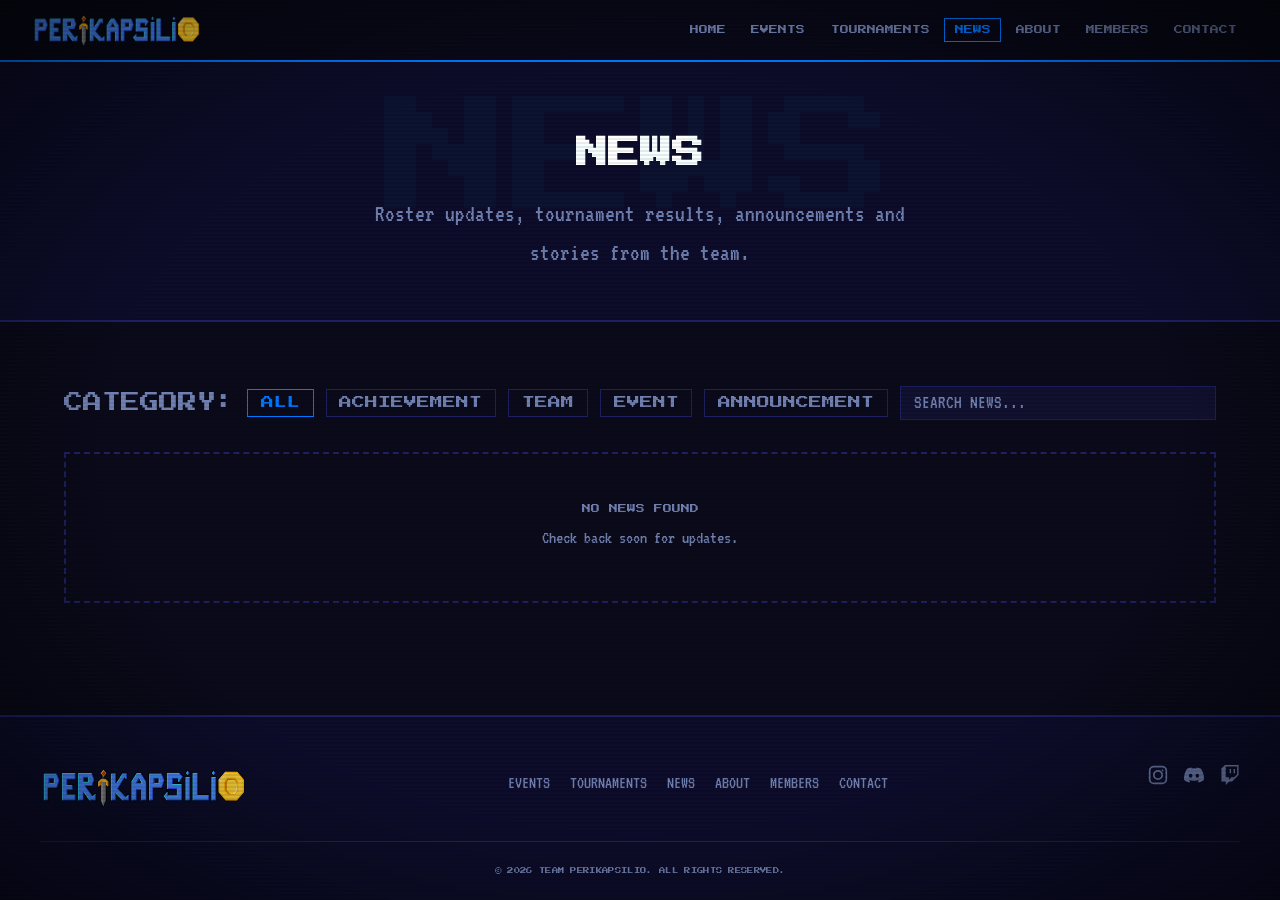
<file: news/index.html>
<!DOCTYPE html>
<html lang="en">
<head>
<meta charset="UTF-8">
<meta name="viewport" content="width=device-width, initial-scale=1.0">
<title>News — Team Perikapsilio</title>
<link rel="icon" type="image/jpeg" href="../Assets/favicon.jpg">
<link rel="stylesheet" href="../styles/base.css">
<link rel="stylesheet" href="../styles/effects.css">
<link rel="stylesheet" href="../styles/navbar.css">
<link rel="stylesheet" href="../styles/buttons.css">
<link rel="stylesheet" href="../styles/layout.css">
<link rel="stylesheet" href="../styles/cards.css">
<link rel="stylesheet" href="../styles/page-hero.css">
<link rel="stylesheet" href="../styles/filters.css">
<link rel="stylesheet" href="../styles/pagination.css">
<link rel="stylesheet" href="../styles/footer.css">
<link rel="stylesheet" href="../styles/back-to-top.css">
<link rel="stylesheet" href="../styles/article.css">
<link href="https://fonts.googleapis.com/css2?family=Press+Start+2P&family=VT323&display=swap" rel="stylesheet">
</head>
<body>

<div class="crt-overlay" aria-hidden="true"></div>
<div class="scanlines" aria-hidden="true"></div>

<nav class="navbar">
  <a href="../" class="nav-logo"><img src="../Assets/logo.png" alt="Team Perikapsilio" class="nav-logo-img"></a>
  <button class="hamburger" id="hamburger" aria-label="Toggle menu" aria-expanded="false"><span></span><span></span><span></span></button>
  <ul class="nav-links" id="nav-links">
    <li><a href="../" class="nav-link">HOME</a></li>
    <li><a href="../events/" class="nav-link">EVENTS</a></li>
    <li><a href="../tournaments/" class="nav-link">TOURNAMENTS</a></li>
    <li><a href="./" class="nav-link active">NEWS</a></li>
    <li><a href="../about/" class="nav-link">ABOUT</a></li>
    <li><a href="../members/" class="nav-link">MEMBERS</a></li>
    <li><a href="../contact/" class="nav-link">CONTACT</a></li>
  </ul>
</nav>

<header class="page-hero" data-title="NEWS">
  <h1 class="page-hero-title">NEWS</h1>
  <p class="page-hero-sub vt">Roster updates, tournament results, announcements and stories from the team.</p>
</header>

<main>
  <section class="section">

    <div class="filter-bar">
      <span class="filter-label">CATEGORY:</span>
      <button class="filter-btn active" data-filter="">ALL</button>
      <button class="filter-btn" data-filter="ACHIEVEMENT">ACHIEVEMENT</button>
      <button class="filter-btn" data-filter="TEAM">TEAM</button>
      <button class="filter-btn" data-filter="EVENT">EVENT</button>
      <button class="filter-btn" data-filter="ANNOUNCEMENT">ANNOUNCEMENT</button>
      <input class="search-input" id="news-search" type="text" placeholder="SEARCH NEWS...">
    </div>

    <!-- Featured article -->
    <div id="news-featured"></div>

    <!-- Grid -->
    <div class="news-grid" id="news-grid" style="margin-top:2rem">
      <div class="card-loading press">LOADING...</div>
    </div>

    <div class="pagination" id="news-pagination"></div>

  </section>
</main>

<footer class="footer">
  <div class="footer-inner">
    <div class="footer-brand">
      <img src="../Assets/logo.png" alt="Team Perikapsilio" class="footer-logo-img">
    </div>
    <nav class="footer-nav" aria-label="Footer navigation">
      <a href="../events/" class="footer-link vt">EVENTS</a>
      <a href="../tournaments/" class="footer-link vt">TOURNAMENTS</a>
      <a href="../news/" class="footer-link vt">NEWS</a>
      <a href="../about/" class="footer-link vt">ABOUT</a>
      <a href="../members/" class="footer-link vt">MEMBERS</a>
      <a href="../contact/" class="footer-link vt">CONTACT</a>
    </nav>
    <div class="footer-social">
      <a href="https://www.instagram.com/perikapsilio_official/" target="_blank" rel="noopener noreferrer" class="social-link" aria-label="Instagram" title="Instagram">
        <svg width="20" height="20" viewBox="0 0 24 24" fill="none" stroke="currentColor" stroke-width="2" stroke-linecap="square"><rect x="2" y="2" width="20" height="20" rx="5"/><circle cx="12" cy="12" r="5"/><circle cx="17.5" cy="6.5" r="1" fill="currentColor" stroke="none"/></svg>
      </a>
      <a href="https://discord.gg/UD5YmCtFUv" target="_blank" rel="noopener noreferrer" class="social-link" aria-label="Discord" title="Discord">
        <svg width="20" height="20" viewBox="0 0 24 24" fill="currentColor"><path d="M20.317 4.37a19.79 19.79 0 0 0-4.885-1.515.074.074 0 0 0-.079.037c-.21.375-.444.864-.608 1.25a18.27 18.27 0 0 0-5.487 0 12.64 12.64 0 0 0-.617-1.25.077.077 0 0 0-.079-.037A19.736 19.736 0 0 0 3.677 4.37a.07.07 0 0 0-.032.027C.533 9.046-.32 13.58.099 18.057c.002.022.015.043.033.055a19.9 19.9 0 0 0 5.993 3.03.078.078 0 0 0 .084-.028c.462-.63.874-1.295 1.226-1.994a.076.076 0 0 0-.041-.106 13.107 13.107 0 0 1-1.872-.892.077.077 0 0 1-.008-.128 10.2 10.2 0 0 0 .372-.292.074.074 0 0 1 .077-.01c3.928 1.793 8.18 1.793 12.062 0a.074.074 0 0 1 .078.01c.12.098.246.198.373.292a.077.077 0 0 1-.006.127 12.299 12.299 0 0 1-1.873.892.077.077 0 0 0-.041.107c.36.698.772 1.362 1.225 1.993a.076.076 0 0 0 .084.028 19.839 19.839 0 0 0 6.002-3.03.077.077 0 0 0 .032-.054c.5-5.177-.838-9.674-3.549-13.66a.061.061 0 0 0-.031-.03zM8.02 15.33c-1.183 0-2.157-1.085-2.157-2.419 0-1.333.956-2.419 2.157-2.419 1.21 0 2.176 1.096 2.157 2.42 0 1.333-.956 2.418-2.157 2.418zm7.975 0c-1.183 0-2.157-1.085-2.157-2.419 0-1.333.955-2.419 2.157-2.419 1.21 0 2.176 1.096 2.157 2.42 0 1.333-.946 2.418-2.157 2.418z"/></svg>
      </a>
      <a href="https://twitch.tv/teamperikapsilio" target="_blank" rel="noopener noreferrer" class="social-link" aria-label="Twitch" title="Twitch">
        <svg width="20" height="20" viewBox="0 0 24 24" fill="currentColor"><path d="M11.571 4.714h1.715v5.143H11.57zm4.715 0H18v5.143h-1.714zM6 0L1.714 4.286v15.428h5.143V24l4.286-4.286h3.428L22.286 12V0zm14.571 11.143l-3.428 3.428h-3.429l-3 3v-3H6.857V1.714h13.714Z"/></svg>
      </a>
    </div>
    <div class="footer-bottom press">© 2026 TEAM PERIKAPSILIO. ALL RIGHTS RESERVED.</div>
  </div>
</footer>

<script src="../api.js"></script>
<script src="../main.js"></script>
<script>
(function() {
  let currentPage = 1;
  let currentFilter = '';
  let searchTerm = '';
  const PAGE_SIZE = 9;
  let firstLoad = true;

  function getRequestedSlug() {
    const q = new URLSearchParams(location.search).get('slug');
    if (q) return q;
    return decodeURIComponent(location.hash.replace(/^#/, ''));
  }

  function renderArticleDetail(item) {
    const a = item.attributes;
    const section = document.querySelector('main .section');
    document.title = `${a.title} — Team Perikapsilio`;
    const coverHtml = a.coverImage
      ? `<img class="article-cover" src="${PERI.escapeHtml(PERI.resolveMediaUrl(a.coverImage))}" alt="${PERI.escapeHtml(a.title)}">`
      : '';
    const mediaHtml = Array.isArray(a.media) && a.media.length
      ? `<div class="article-media-grid">${a.media.map(PERI.renderMediaItem).join('')}</div>`
      : '';
    section.innerHTML = `
      <div class="article-back">
        <a href="./" class="btn btn-ghost press">← BACK TO NEWS</a>
      </div>
      <article class="article-detail">
        <div class="article-header">
          <span class="card-badge" style="background:var(--accent3);color:#000">${PERI.escapeHtml(a.category || 'NEWS')}</span>
          <h1 class="article-title">${PERI.escapeHtml(a.title)}</h1>
          <div class="article-meta vt">
            <span>📰 ${PERI.formatDate(a.publishedAt)}</span>
            ${a.author ? `<span>✍️ ${PERI.escapeHtml(a.author)}</span>` : ''}
          </div>
        </div>
        ${coverHtml}
        ${a.summary ? `<p class="vt" style="font-size:1.35rem;color:var(--text-bright);line-height:1.6">${PERI.escapeHtml(a.summary)}</p>` : ''}
        <div class="article-body vt">
          ${PERI.formatRichText(a.body || a.summary || 'No article content available.')}
        </div>
        ${mediaHtml}
      </article>
    `;
  }

  async function loadNews() {
    const requestedSlug = getRequestedSlug();
    if (requestedSlug) {
      const item = await API.getNewsArticle(requestedSlug);
      if (item) {
        renderArticleDetail(item);
        return;
      }
    }

    const grid = document.getElementById('news-grid');
    const featured = document.getElementById('news-featured');
    grid.innerHTML = '<div class="card-loading press">LOADING...</div>';

    let filters = '';
    if (currentFilter) filters = `filters[category][$eq]=${currentFilter}`;

    const data = await API.getNews({
      page: currentPage,
      pageSize: PAGE_SIZE,
      sort: 'publishedAt:desc',
      filters,
      category: currentFilter,
      search: searchTerm
    });
    let items = data ? data.data : [];

    if (!items.length) {
      grid.innerHTML = PERI.renderEmpty('NO NEWS FOUND');
      if (featured) featured.innerHTML = '';
      document.getElementById('news-pagination').innerHTML = '';
      return;
    }

    // Feature the first article on first load
    if (firstLoad && items.length > 0 && featured) {
      const top = items[0];
      const a = top.attributes;
      const slug = encodeURIComponent(a.slug || top.id);
      featured.innerHTML = `
        <article class="card card-news" style="grid-column:1/-1;display:flex;flex-direction:column;gap:0.5rem;border-color:var(--accent3);cursor:pointer" onclick="window.location='?slug=${slug}'">
          <span class="card-badge" style="background:var(--accent3);color:#000">★ FEATURED — ${PERI.escapeHtml(a.category || 'NEWS')}</span>
          <h2 class="card-title" style="font-size:clamp(0.6rem,2vw,0.9rem)">${PERI.escapeHtml(a.title)}</h2>
          <p class="card-meta"><span class="icon">📰</span> ${PERI.formatDate(a.publishedAt)} ${a.author ? `· ✍️ ${PERI.escapeHtml(a.author)}` : ''}</p>
          <p class="card-desc vt" style="font-size:1.2rem">${PERI.escapeHtml(a.summary || '')}</p>
          <span class="card-link press">READ FULL ARTICLE -></span>
        </article>`;
      items = items.slice(1);
      firstLoad = false;
    } else if (featured) {
      featured.innerHTML = '';
    }

    grid.innerHTML = items.map(PERI.renderNewsCard).join('');
    PERI.initScrollReveal();

    const meta = data && data.meta ? data.meta.pagination : { pageCount: 1, page: 1 };
    renderPagination(meta);
  }

  function renderPagination(meta) {
    const container = document.getElementById('news-pagination');
    if (!meta || meta.pageCount <= 1) { container.innerHTML = ''; return; }
    let html = '';
    for (let i = 1; i <= meta.pageCount; i++) {
      html += `<button class="page-btn ${i === currentPage ? 'active' : ''}" onclick="goPage(${i})">${i}</button>`;
    }
    container.innerHTML = html;
  }

  window.goPage = function(p) { currentPage = p; firstLoad = false; loadNews(); window.scrollTo({ top: 0, behavior: 'smooth' }); };

  document.querySelectorAll('.filter-btn').forEach(btn => {
    btn.addEventListener('click', () => {
      document.querySelectorAll('.filter-btn').forEach(b => b.classList.remove('active'));
      btn.classList.add('active');
      currentFilter = btn.dataset.filter;
      currentPage = 1;
      firstLoad = true;
      loadNews();
    });
  });

  let searchTimer;
  document.getElementById('news-search').addEventListener('input', e => {
    clearTimeout(searchTimer);
    searchTimer = setTimeout(() => {
      searchTerm = e.target.value.trim();
      currentPage = 1;
      firstLoad = false;
      loadNews();
    }, 350);
  });

  document.addEventListener('DOMContentLoaded', loadNews);
})();
</script>
</body>
</html>
</file>
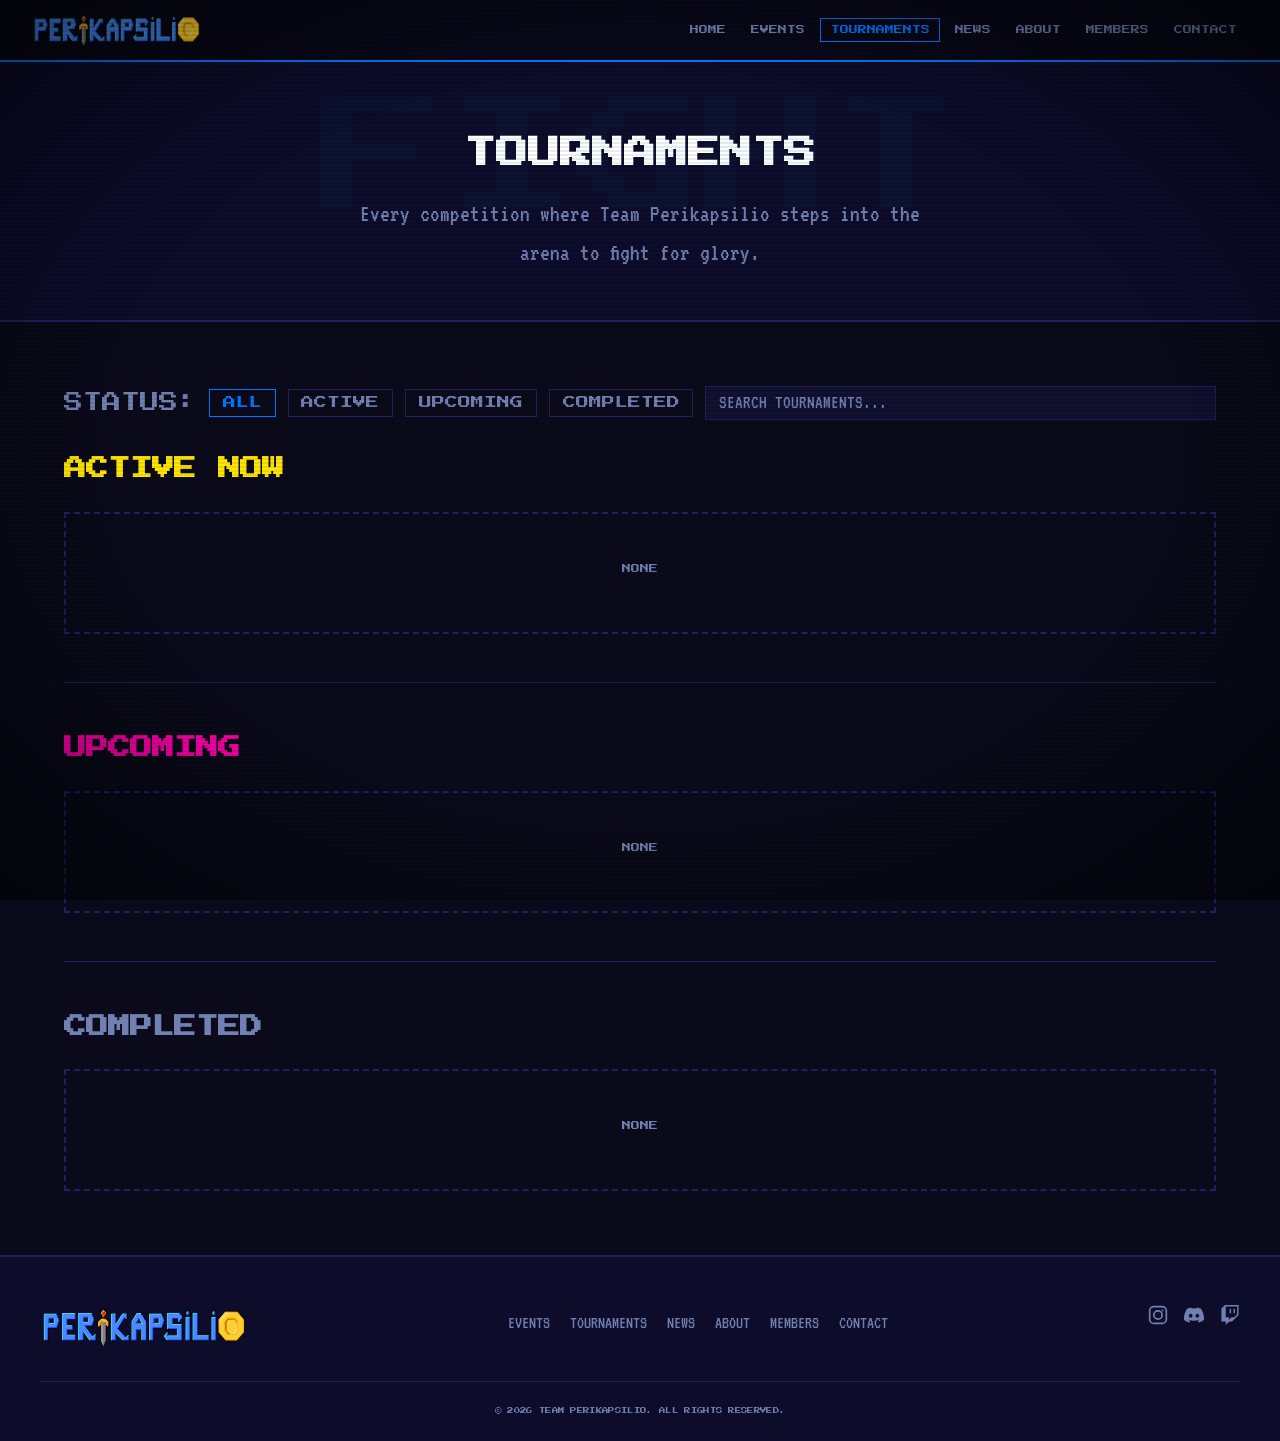
<file: tournaments/index.html>
<!DOCTYPE html>
<html lang="en">
<head>
<meta charset="UTF-8">
<meta name="viewport" content="width=device-width, initial-scale=1.0">
<title>Tournaments — Team Perikapsilio</title>
<link rel="icon" type="image/jpeg" href="../Assets/favicon.jpg">
<link rel="stylesheet" href="../styles/base.css">
<link rel="stylesheet" href="../styles/effects.css">
<link rel="stylesheet" href="../styles/navbar.css">
<link rel="stylesheet" href="../styles/buttons.css">
<link rel="stylesheet" href="../styles/layout.css">
<link rel="stylesheet" href="../styles/cards.css">
<link rel="stylesheet" href="../styles/page-hero.css">
<link rel="stylesheet" href="../styles/filters.css">
<link rel="stylesheet" href="../styles/footer.css">
<link rel="stylesheet" href="../styles/back-to-top.css">
<link rel="stylesheet" href="../styles/tournaments.css">
<link rel="stylesheet" href="../styles/article.css">
<link href="https://fonts.googleapis.com/css2?family=Press+Start+2P&family=VT323&display=swap" rel="stylesheet">
</head>
<body>

<div class="crt-overlay" aria-hidden="true"></div>
<div class="scanlines" aria-hidden="true"></div>

<nav class="navbar">
  <a href="../" class="nav-logo"><img src="../Assets/logo.png" alt="Team Perikapsilio" class="nav-logo-img"></a>
  <button class="hamburger" id="hamburger" aria-label="Toggle menu" aria-expanded="false"><span></span><span></span><span></span></button>
  <ul class="nav-links" id="nav-links">
    <li><a href="../" class="nav-link">HOME</a></li>
    <li><a href="../events/" class="nav-link">EVENTS</a></li>
    <li><a href="./" class="nav-link active">TOURNAMENTS</a></li>
    <li><a href="../news/" class="nav-link">NEWS</a></li>
    <li><a href="../about/" class="nav-link">ABOUT</a></li>
    <li><a href="../members/" class="nav-link">MEMBERS</a></li>
    <li><a href="../contact/" class="nav-link">CONTACT</a></li>
  </ul>
</nav>

<header class="page-hero" data-title="FIGHT">
  <h1 class="page-hero-title">TOURNAMENTS</h1>
  <p class="page-hero-sub vt">Every competition where Team Perikapsilio steps into the arena to fight for glory.</p>
</header>

<main>
  <section class="section">

    <div class="filter-bar">
      <span class="filter-label">STATUS:</span>
      <button class="filter-btn active" data-filter="">ALL</button>
      <button class="filter-btn" data-filter="ACTIVE">ACTIVE</button>
      <button class="filter-btn" data-filter="UPCOMING">UPCOMING</button>
      <button class="filter-btn" data-filter="COMPLETED">COMPLETED</button>
      <input class="search-input" id="tourney-search" type="text" placeholder="SEARCH TOURNAMENTS...">
    </div>

    <!-- ACTIVE TOURNAMENTS -->
    <div id="active-section">
      <div class="section-header" style="text-align:left;margin-bottom:1.5rem">
        <h2 class="section-title press" style="font-size:1.1;color:var(--accent3)">ACTIVE NOW</h2>
      </div>
      <div class="cards-grid" id="active-grid">
        <div class="card-loading press">LOADING...</div>
      </div>
    </div>

    <div style="margin:3rem 0;border-top:1px solid var(--border)"></div>

    <!-- UPCOMING TOURNAMENTS -->
    <div id="upcoming-section">
      <div class="section-header" style="text-align:left;margin-bottom:1.5rem">
        <h2 class="section-title press" style="font-size:1.1;color:var(--accent2)">UPCOMING</h2>
      </div>
      <div class="cards-grid" id="upcoming-grid">
        <div class="card-loading press">LOADING...</div>
      </div>
    </div>

    <div style="margin:3rem 0;border-top:1px solid var(--border)"></div>

    <!-- COMPLETED TOURNAMENTS -->
    <div id="completed-section">
      <div class="section-header" style="text-align:left;margin-bottom:1.5rem">
        <h2 class="section-title press" style="font-size:1.1;color:var(--text-dim)">COMPLETED</h2>
      </div>
      <div class="cards-grid" id="completed-grid">
        <div class="card-loading press">LOADING...</div>
      </div>
    </div>

  </section>
</main>

<footer class="footer">
  <div class="footer-inner">
    <div class="footer-brand">
      <img src="../Assets/logo.png" alt="Team Perikapsilio" class="footer-logo-img">
    </div>
    <nav class="footer-nav" aria-label="Footer navigation">
      <a href="../events" class="footer-link vt">EVENTS</a>
      <a href="../tournaments" class="footer-link vt">TOURNAMENTS</a>
      <a href="../news" class="footer-link vt">NEWS</a>
      <a href="../about" class="footer-link vt">ABOUT</a>
      <a href="../members" class="footer-link vt">MEMBERS</a>
      <a href="../contact" class="footer-link vt">CONTACT</a>
    </nav>
    <div class="footer-social">
      <a href="https://www.instagram.com/perikapsilio_official/" target="_blank" rel="noopener noreferrer" class="social-link" aria-label="Instagram" title="Instagram">
        <svg width="20" height="20" viewBox="0 0 24 24" fill="none" stroke="currentColor" stroke-width="2" stroke-linecap="square"><rect x="2" y="2" width="20" height="20" rx="5"/><circle cx="12" cy="12" r="5"/><circle cx="17.5" cy="6.5" r="1" fill="currentColor" stroke="none"/></svg>
      </a>
      <a href="https://discord.gg/UD5YmCtFUv" target="_blank" rel="noopener noreferrer" class="social-link" aria-label="Discord" title="Discord">
        <svg width="20" height="20" viewBox="0 0 24 24" fill="currentColor"><path d="M20.317 4.37a19.79 19.79 0 0 0-4.885-1.515.074.074 0 0 0-.079.037c-.21.375-.444.864-.608 1.25a18.27 18.27 0 0 0-5.487 0 12.64 12.64 0 0 0-.617-1.25.077.077 0 0 0-.079-.037A19.736 19.736 0 0 0 3.677 4.37a.07.07 0 0 0-.032.027C.533 9.046-.32 13.58.099 18.057c.002.022.015.043.033.055a19.9 19.9 0 0 0 5.993 3.03.078.078 0 0 0 .084-.028c.462-.63.874-1.295 1.226-1.994a.076.076 0 0 0-.041-.106 13.107 13.107 0 0 1-1.872-.892.077.077 0 0 1-.008-.128 10.2 10.2 0 0 0 .372-.292.074.074 0 0 1 .077-.01c3.928 1.793 8.18 1.793 12.062 0a.074.074 0 0 1 .078.01c.12.098.246.198.373.292a.077.077 0 0 1-.006.127 12.299 12.299 0 0 1-1.873.892.077.077 0 0 0-.041.107c.36.698.772 1.362 1.225 1.993a.076.076 0 0 0 .084.028 19.839 19.839 0 0 0 6.002-3.03.077.077 0 0 0 .032-.054c.5-5.177-.838-9.674-3.549-13.66a.061.061 0 0 0-.031-.03zM8.02 15.33c-1.183 0-2.157-1.085-2.157-2.419 0-1.333.956-2.419 2.157-2.419 1.21 0 2.176 1.096 2.157 2.42 0 1.333-.956 2.418-2.157 2.418zm7.975 0c-1.183 0-2.157-1.085-2.157-2.419 0-1.333.955-2.419 2.157-2.419 1.21 0 2.176 1.096 2.157 2.42 0 1.333-.946 2.418-2.157 2.418z"/></svg>
      </a>
      <a href="https://twitch.tv/teamperikapsilio" target="_blank" rel="noopener noreferrer" class="social-link" aria-label="Twitch" title="Twitch">
        <svg width="20" height="20" viewBox="0 0 24 24" fill="currentColor"><path d="M11.571 4.714h1.715v5.143H11.57zm4.715 0H18v5.143h-1.714zM6 0L1.714 4.286v15.428h5.143V24l4.286-4.286h3.428L22.286 12V0zm14.571 11.143l-3.428 3.428h-3.429l-3 3v-3H6.857V1.714h13.714Z"/></svg>
      </a>
    </div>
    <div class="footer-bottom press">© 2026 TEAM PERIKAPSILIO. ALL RIGHTS RESERVED.</div>
  </div>
</footer>

<script src="../api.js"></script>
<script src="../main.js"></script>
<script>
(function() {
  let allData = [];
  let activeStatus = '';
  let searchTerm = '';

  function renderGrid(id, items) {
    const grid = document.getElementById(id);
    if (!grid) return;
    if (!items.length) {
      grid.innerHTML = '<div class="empty-state"><span class="press">NONE</span></div>';
      return;
    }
    grid.innerHTML = items.map(PERI.renderTournamentCard).join('');
  }

  function applyFilters() {
    let filtered = allData;
    if (activeStatus) {
      filtered = filtered.filter(i => (i.attributes.status || '').toUpperCase() === activeStatus);
    }
    if (searchTerm) {
      const s = searchTerm.toLowerCase();
      filtered = filtered.filter(i => JSON.stringify(i.attributes).toLowerCase().includes(s));
    }
    splitAndRender(filtered);
  }

  function splitAndRender(data) {
    const active    = data.filter(i => (i.attributes.status || '').toUpperCase() === 'ACTIVE');
    const upcoming  = data.filter(i => (i.attributes.status || '').toUpperCase() === 'UPCOMING');
    const completed = data.filter(i => (i.attributes.status || '').toUpperCase() === 'COMPLETED');
    renderGrid('active-grid', active);
    renderGrid('upcoming-grid', upcoming);
    renderGrid('completed-grid', completed);
    PERI.initScrollReveal();
  }

  function getRequestedSlug() {
    const q = new URLSearchParams(location.search).get('slug');
    if (q) return q;
    return decodeURIComponent(location.hash.replace(/^#/, ''));
  }

  function renderTournamentDetail(item) {
    const a = item.attributes;
    const status = (a.status || 'UPCOMING').toUpperCase();
    const statusColor = status === 'ACTIVE' ? 'var(--accent3)' : status === 'COMPLETED' ? 'var(--text-dim)' : 'var(--accent2)';
    const section = document.querySelector('main .section');
    document.title = `${a.name} — Team Perikapsilio`;
    section.innerHTML = `
      <div class="article-back">
        <a href="./" class="btn btn-ghost press">← BACK TO TOURNAMENTS</a>
      </div>
      <article class="article-detail" style="border-color:var(--accent2)">
        <div class="article-header">
          <span class="card-badge" style="background:${statusColor}">${PERI.escapeHtml(status)}</span>
          <h1 class="article-title">${PERI.escapeHtml(a.name)}</h1>
          <div class="article-meta vt">
            <span>🎮 ${PERI.escapeHtml(a.game || 'TBA')}</span>
            <span>Prize: ${PERI.escapeHtml(a.prize || 'TBA')}</span>
            <span>Platfrom: ${PERI.escapeHtml(a.platform || 'PC')}</span>
            <span>Date: ${PERI.formatDate(a.startDate)} – ${PERI.formatDate(a.endDate)}</span>
          </div>
        </div>
        <div class="article-body vt">
          ${PERI.formatRichText(a.description || `${a.name} — ${a.game || ''} (${a.platform || 'PC'}).`)}
        </div>
      </article>
    `;
  }

  async function loadAll() {
    const requestedSlug = getRequestedSlug();
    if (requestedSlug) {
      const item = await API.getTournament(requestedSlug);
      if (item) {
        renderTournamentDetail(item);
        return;
      }
    }

    const data = await API.getTournaments({ pageSize: 100 });
    allData = data ? data.data : [];
    applyFilters();
  }

  // Search
  let searchTimer;
  document.getElementById('tourney-search').addEventListener('input', e => {
    clearTimeout(searchTimer);
    searchTimer = setTimeout(() => {
      searchTerm = e.target.value.trim();
      applyFilters();
    }, 350);
  });

  // Filter buttons
  document.querySelectorAll('.filter-btn').forEach(btn => {
    btn.addEventListener('click', () => {
      document.querySelectorAll('.filter-btn').forEach(b => b.classList.remove('active'));
      btn.classList.add('active');
      activeStatus = btn.dataset.filter.toUpperCase();
      applyFilters();
    });
  });

  document.addEventListener('DOMContentLoaded', loadAll);
})();
</script>
</body>
</html>
</file>
<file: styles/base.css>
@import url('https://fonts.googleapis.com/css2?family=Press+Start+2P&family=VT323&display=swap');

/* ── CSS VARIABLES ── */
:root {
  --bg:           #0a0a1a;
  --bg-alt:       #0d0d2b;
  --bg-card:      #111130;
  --bg-card-h:    #161650;
  --accent:       #0077ff;
  --accent2:      #ff00aa;
  --accent3:      #ffe600;
  --text:         #c8d8ff;
  --text-dim:     #7080b0;
  --text-bright:  #ffffff;
  --border:       #1e2060;
  --border-h:     #00e5ff;
  --pixel:        3px;
  --grid-gap:     1.5rem;
  --section-pad:  4rem 1.5rem;
}

/* ── RESET ── */
*, *::before, *::after { box-sizing: border-box; margin: 0; padding: 0; }
html { scroll-behavior: smooth; }
::selection { background: var(--accent); color: #000; }
::-webkit-scrollbar { width: 8px; }
::-webkit-scrollbar-track { background: var(--bg); }
::-webkit-scrollbar-thumb { background: var(--border); border: 1px solid var(--accent); }
::-webkit-scrollbar-thumb:hover { background: var(--accent); }
body {
  min-height: 100vh;
  display: flex;
  flex-direction: column;
  background: var(--bg);
  color: var(--text);
  font-family: 'VT323', monospace;
  font-size: 18px;
  line-height: 1.6;
  overflow-x: hidden;
  position: relative;
}
main { flex: 1; width: 100%; }
a { color: inherit; text-decoration: none; }
img { max-width: 100%; display: block; }
ul { list-style: none; }

/* ── FONTS ── */
.press { font-family: 'Press Start 2P', monospace; }
.vt    { font-family: 'VT323', monospace; }

@media (max-width: 640px) {
  :root {
    --section-pad: 2.75rem 1rem;
    --grid-gap: 1.15rem;
  }
}

@media (prefers-reduced-motion: reduce) {
  *, *::before, *::after { animation-duration: 0.01ms !important; transition-duration: 0.01ms !important; }
}
</file>
<file: styles/effects.css>
/* ── CRT EFFECTS ── */
.crt-overlay {
  pointer-events: none;
  position: fixed;
  inset: 0;
  z-index: 9998;
  background: radial-gradient(ellipse at center, transparent 60%, rgba(0,0,0,0.55) 100%);
}
.scanlines {
  pointer-events: none;
  position: fixed;
  inset: 0;
  z-index: 9997;
  background: repeating-linear-gradient(
    to bottom,
    transparent 0px,
    transparent 2px,
    rgba(0,0,0,0.08) 2px,
    rgba(0,0,0,0.08) 4px
  );
}

/* ── PIXEL BORDER MIXIN ── */
.pixel-border {
  border: var(--pixel) solid var(--border);
  image-rendering: pixelated;
  position: relative;
}
.pixel-border::before {
  content: '';
  position: absolute;
  inset: -6px;
  border: var(--pixel) solid rgba(0, 229, 255, 0.08);
  pointer-events: none;
}

@keyframes blink { 0%,100% { opacity: 1; } 50% { opacity: 0; } }
</file>
<file: styles/navbar.css>
/* ── NAVBAR ── */
.navbar {
  position: fixed;
  top: 0;
  left: 0;
  right: 0;
  z-index: 1000;
  background: rgba(10, 10, 26, 0.96);
  border-bottom: 2px solid var(--accent);
  display: flex;
  align-items: center;
  justify-content: space-between;
  padding: 0.75rem 2rem;
  backdrop-filter: blur(8px);
}
.nav-logo {
  font-family: 'Press Start 2P', monospace;
  font-size: clamp(0.55rem, 1.5vw, 0.9rem);
  color: var(--accent);
  letter-spacing: 0.05em;
  white-space: nowrap;
  display: inline-flex;
  align-items: center;
}
.nav-logo-img {
  height: 36px;
  width: auto;
  display: block;
  object-fit: contain;
  transition: transform 0.15s, filter 0.15s;
}
.nav-logo:hover .nav-logo-img {
  transform: scale(1.04);
  filter: drop-shadow(0 0 8px rgba(0, 229, 255, 0.45));
}
.pixel-bracket { color: var(--accent2); }
.nav-links {
  display: flex;
  align-items: center;
  gap: 0.25rem;
  flex-wrap: wrap;
}
.nav-link {
  font-family: 'Press Start 2P', monospace;
  font-size: clamp(0.4rem, 1vw, 0.55rem);
  color: var(--text-dim);
  padding: 0.4rem 0.6rem;
  border: 1px solid transparent;
  transition: color 0.15s, border-color 0.15s;
  white-space: nowrap;
}
.nav-link:hover,
.nav-link.active {
  color: var(--accent);
  border-color: var(--accent);
}
.hamburger {
  display: none;
  flex-direction: column;
  gap: 5px;
  background: none;
  border: none;
  cursor: pointer;
  padding: 4px;
}
.hamburger span {
  display: block;
  width: 22px;
  height: 2px;
  background: var(--accent);
  transition: transform 0.2s;
}
.hamburger.open span:nth-child(1) { transform: rotate(45deg) translate(5px, 5px); }
.hamburger.open span:nth-child(2) { opacity: 0; }
.hamburger.open span:nth-child(3) { transform: rotate(-45deg) translate(5px, -5px); }

@media (max-width: 640px) {
  .navbar { position: relative; padding: 0.75rem 1rem; }
  .nav-logo-img { height: 30px; }
  .hamburger { display: flex; padding: 8px; }
  .nav-links {
    position: absolute;
    top: 100%;
    left: 0;
    right: 0;
    background: rgba(10,10,26,0.98);
    border-bottom: 2px solid var(--accent);
    flex-direction: column;
    gap: 0;
    max-height: 0;
    overflow: hidden;
    transition: max-height 0.3s;
    z-index: 1001;
  }
  .nav-links.open { max-height: 500px; }
  .nav-link {
    display: block;
    padding: 0.95rem 1.25rem;
    border: none;
    border-bottom: 1px solid var(--border);
    font-size: 0.52rem;
    width: 100%;
  }
}
</file>
<file: styles/buttons.css>
/* ── BUTTONS ── */
.btn {
  display: inline-block;
  font-size: clamp(0.45rem, 1.2vw, 0.65rem);
  padding: 0.85rem 1.5rem;
  border: 2px solid;
  cursor: pointer;
  transition: background 0.15s, color 0.15s, transform 0.12s, box-shadow 0.15s;
  white-space: nowrap;
  letter-spacing: 0.05em;
  box-shadow: 4px 4px 0 rgba(0, 0, 0, 0.65);
}
.btn:hover { transform: translate(-1px, -2px); }
.btn:active { transform: translate(2px, 2px); box-shadow: 1px 1px 0 rgba(0, 0, 0, 0.65); }
.btn-primary {
  background: var(--accent);
  color: #000;
  border-color: var(--accent);
  box-shadow: 4px 4px 0 rgba(0, 229, 255, 0.3);
}
.btn-primary:hover {
  background: transparent;
  color: var(--accent);
  box-shadow: 4px 4px 0 var(--accent);
}
.btn-ghost {
  background: rgba(17, 17, 48, 0.6);
  color: var(--accent);
  border-color: var(--accent);
}
.btn-ghost:hover {
  background: var(--accent);
  color: #000;
  box-shadow: 4px 4px 0 rgba(0, 229, 255, 0.35);
}
.btn-accent2 {
  background: var(--accent2);
  color: #fff;
  border-color: var(--accent2);
}
.btn-accent2:hover {
  background: transparent;
  color: var(--accent2);
}
</file>
<file: styles/layout.css>
/* ── SECTIONS ── */
.section {
  padding: var(--section-pad);
  max-width: 1200px;
  margin: 0 auto;
}
.section-alt {
  background: var(--bg-alt);
  max-width: 100%;
  padding: var(--section-pad);
}
.section-alt .section { padding: 0; max-width: 1200px; margin: 0 auto; }
.section-alt > .cards-grid,
.section-alt > .news-grid,
.section-alt > .section-header,
.section-alt > .section-footer {
  max-width: 1200px;
  margin-left: auto;
  margin-right: auto;
}

.section-header { text-align: center; margin-bottom: 3rem; }
.section-tag {
  font-size: 0.5rem;
  color: var(--accent2);
  letter-spacing: 0.2em;
  display: block;
  margin-bottom: 1rem;
}
.section-title {
  font-size: clamp(0.8rem, 2.5vw, 1.4rem);
  color: var(--text-bright);
  margin-bottom: 0.75rem;
  line-height: 1.6;
}
.section-sub {
  font-size: clamp(1rem, 2vw, 1.4rem);
  color: var(--text-dim);
}
.section-footer { text-align: center; margin-top: 3rem; }
</file>
<file: styles/cards.css>
/* ── CARDS GRID ── */
.cards-grid {
  display: grid;
  grid-template-columns: repeat(auto-fill, minmax(280px, 1fr));
  gap: var(--grid-gap);
}
.card {
  background: #1111;
  border: 2px solid var(--border);
  padding: 1.6rem;
  position: relative;
  overflow: hidden;
  display: flex;
  flex-direction: column;
  align-items: flex-start;
  transition: border-color 0.2s, transform 0.2s, box-shadow 0.2s, background 0.2s;
  box-shadow: 4px 4px 0 rgba(0, 0, 0, 0.65);
  cursor: pointer;
}
.card::before {
  content: '';
  position: absolute;
  top: 0; left: 0; right: 0;
  height: 3px;
  background: var(--card-accent, var(--accent));
}
.card:hover {
  border-color: var(--card-accent, var(--accent));
  transform: translate(-2px, -4px);
  background: var(--bg-card-h);
}
.card-link {
  display: inline-block;
  margin-top: auto;
  padding-top: 1.25rem;
  font-family: 'Press Start 2P', monospace;
  font-size: 0.45rem;
  color: var(--card-accent, var(--accent));
  border-bottom: 1px solid;
}
.card-badge {
  font-family: 'Press Start 2P', monospace;
  font-size: 0.45rem;
  background: var(--card-accent, var(--accent));
  color: #000;
  padding: 3px 8px;
  display: inline-block;
  margin-bottom: 1rem;
  letter-spacing: 0.1em;
}
.card-title {
  font-family: 'Press Start 2P', monospace;
  font-size: clamp(0.5rem, 1.3vw, 0.7rem);
  color: var(--text-bright);
  margin-bottom: 0.75rem;
  line-height: 1.8;
}
.card-meta {
  font-size: 1rem;
  color: var(--text-dim);
  margin-bottom: 0.5rem;
  display: flex;
  align-items: center;
  gap: 0.5rem;
}
.card-meta .BoldTitle { font-size: 1.2rem; color: var(--text-bright) }
.card-desc {
  font-size: clamp(1.05rem, 1.5vw, 1.2rem);
  color: var(--text);
  line-height: 1.5;
  margin-top: 0.75rem;
  margin-bottom: 0.5rem;
}

/* card color variants */
.card-event   { --card-accent: var(--accent); }
.card-tourney { --card-accent: var(--accent2); }
.card-news    { --card-accent: var(--accent3); }

/* ── NEWS GRID ── */
.news-grid {
  display: grid;
  grid-template-columns: repeat(auto-fill, minmax(300px, 1fr));
  gap: var(--grid-gap);
}

/* ── LOADING / EMPTY ── */
.card-loading {
  grid-column: 1 / -1;
  text-align: center;
  color: var(--accent);
  font-size: 0.6rem;
  padding: 3rem;
  animation: blink 1s step-end infinite;
}
.empty-state {
  grid-column: 1 / -1;
  text-align: center;
  padding: 3rem;
  border: 2px dashed var(--border);
  color: var(--text-dim);
}
.empty-state .press { font-size: 0.55rem; color: var(--text-dim); display: block; margin-bottom: 0.5rem; }

@media (max-width: 640px) {
  .cards-grid,
  .news-grid { grid-template-columns: 1fr; }
}
</file>
<file: styles/footer.css>
/* ── FOOTER ── */
.footer {
  background: var(--bg-alt);
  border-top: 2px solid var(--border);
  padding: 3rem 1.5rem 1.5rem;
}
.footer-inner {
  max-width: 1200px;
  margin: 0 auto;
  display: grid;
  grid-template-columns: auto 1fr auto;
  gap: 2rem;
  align-items: start;
}
.footer-brand { display: flex; flex-direction: column; gap: 0.5rem; }
.footer-logo {
  font-size: clamp(0.5rem, 1.5vw, 0.7rem);
  color: var(--accent);
}
.footer-logo-img {
  height: 44px;
  width: auto;
  display: block;
  object-fit: contain;
}
.footer-tagline { font-size: 1.1rem; color: var(--text-dim); }
.footer-nav {
  display: flex;
  gap: 1.25rem;
  flex-wrap: wrap;
  justify-content: center;
  padding-top: 0.25rem;
}
.footer-link {
  font-size: 1.1rem;
  color: var(--text-dim);
  transition: color 0.15s;
}
.footer-link:hover { color: var(--accent); }
.footer-social {
  display: flex;
  gap: 1rem;
  align-items: center;
}
.social-link {
  color: var(--text-dim);
  transition: color 0.15s, transform 0.15s;
  display: flex;
  align-items: center;
}
.social-link:hover { color: var(--accent); transform: translateY(-2px); }
.footer-bottom {
  grid-column: 1 / -1;
  text-align: center;
  padding-top: 1.5rem;
  border-top: 1px solid var(--border);
  font-size: 0.4rem;
  color: var(--text-dim);
  letter-spacing: 0.05em;
}

@media (max-width: 900px) {
  .footer-inner { grid-template-columns: 1fr 1fr; }
  .footer-brand { grid-column: 1 / -1; }
}

@media (max-width: 640px) {
  .footer-inner { grid-template-columns: 1fr; text-align: center; justify-items: center; }
  .footer-brand { align-items: center; }
  .footer-nav { flex-direction: column; gap: 0.65rem; }
  .footer-social { justify-content: center; }
}
</file>
<file: styles/back-to-top.css>
/* ── BACK TO TOP ── */
.back-top {
  position: fixed;
  bottom: 3rem;
  right: 3rem;
  z-index: 500;
  background: var(--accent);
  color: #000;
  font-family: 'Press Start 2P', monospace;
  font-size: 0.75rem;
  padding: 0.6rem 0.8rem;
  cursor: pointer;
  border: none;
  opacity: 0;
  transition: opacity 0.3s, transform 0.2s;
  pointer-events: none;
}
.back-top.visible { opacity: 1; pointer-events: all; }
.back-top:hover { transform: translateY(-3px); }

@media (max-width: 640px) {
  .back-top { bottom: 1rem; right: 1rem; padding: 0.55rem 0.7rem; }
}
</file>
<file: styles/home.css>
/* ── HERO ── */

.hero {
  min-height: 100vh;
  display: flex;
  align-items: center;
  justify-content: center;
  text-align: center;
  padding: 6.5rem 1.5rem 4rem;
  position: relative;
  overflow: hidden;
}
.hero-inner { position: relative; z-index: 2; max-width: 820px; }
.hero-badge {
  display: inline-block;
  font-family: 'Press Start 2P', monospace;
  font-size: 0.45rem;
  color: var(--accent3);
  border: 1px solid var(--accent3);
  background: rgba(255, 230, 0, 0.08);
  padding: 0.45rem 0.9rem;
  margin-bottom: 1.5rem;
  letter-spacing: 0.15em;
  box-shadow: 3px 3px 0 rgba(255, 230, 0, 0.25);
}

/* pixel logo decorative grid */
.pixel-logo {
  margin: 0 auto 1.5rem;
  display: flex;
  justify-content: center;
  animation: floatPixel 3.2s ease-in-out infinite;
}
@keyframes floatPixel {
  0%, 100% { transform: translateY(0); }
  50% { transform: translateY(-25px); }
}
.logo-block { display: grid; grid-template-columns: repeat(3,54px); gap: 0; }
.lb { width: 54px; height: 54px; }
.lb1,.lb3,.lb7,.lb9 { background: transparent; }
.lb2,.lb4,.lb6,.lb8 { background: var(--accent2); }
.lb5 { background: var(--accent); }

.hero-sub {
  font-size: clamp(1.4rem, 4vw, 2rem);
  color: var(--accent);
  letter-spacing: 0.3em;
  margin-bottom: 1rem;
}
.hero-title {
  font-size: clamp(1.2rem, 4vw, 2.4rem);
  color: var(--text-bright);
  line-height: 1.8;
  margin-bottom: 1.5rem;
  text-shadow: 3px 3px 0 var(--accent2), 6px 6px 0 rgba(255,0,170,0.2);
}
.hero-desc {
  font-size: clamp(1.2rem, 2.5vw, 1.6rem);
  color: var(--text-dim);
  margin-bottom: 2.5rem;
  max-width: 520px;
  margin-left: auto;
  margin-right: auto;
}
.hero-btns { display: flex; gap: 1rem; justify-content: center; flex-wrap: wrap; margin-bottom: 2rem; }

#home-events,
#home-tournaments,
#home-news {
  display: flex;
  flex-wrap: wrap;
  justify-content: center;
  gap: var(--grid-gap);
}
#home-events .card,
#home-tournaments .card,
#home-news .card {
  flex: 1 1 280px;
  max-width: 380px;
}
#home-events .empty-state,
#home-tournaments .empty-state,
#home-news .empty-state {
  width: 100%;
}

/* ── QUICK STATS STRIP ── */
.stats-strip {
  background: var(--bg-alt);
  border-top: 2px solid var(--border);
  border-bottom: 2px solid var(--border);
  padding: 1.5rem;
}
.stats-strip-inner {
  max-width: 1200px;
  margin: 0 auto;
  display: grid;
  grid-template-columns: repeat(4, 1fr);
  gap: 1rem;
  text-align: center;
}
.strip-stat {
  padding: 0.75rem 0.5rem;
  border: 1px solid rgba(30, 32, 96, 0.8);
  background: rgba(17, 17, 48, 0.65);
}
.strip-num {
  display: block;
  font-family: 'Press Start 2P', monospace;
  font-size: clamp(0.85rem, 2vw, 1.25rem);
  color: var(--accent);
  text-shadow: 2px 2px 0 rgba(255, 0, 170, 0.4);
  margin-bottom: 0.4rem;
}
.strip-label {
  font-size: 1rem;
  color: var(--text-dim);
  letter-spacing: 0.08em;
}
@media (max-width: 640px) {
  .stats-strip-inner { grid-template-columns: repeat(2, 1fr); }
}

@media (max-width: 640px) {
  .hero { min-height: calc(100vh - 60px); padding: 2.5rem 1rem 3rem; }
  .hero-btns { flex-direction: column; align-items: stretch; }
  .hero-btns .btn { width: 100%; text-align: center; }
}

/* ── HOME FEED: three columns in one screen ── */
.home-feed {
  display: grid;
  grid-template-columns: repeat(3, minmax(0, 1fr));
  gap: var(--grid-gap);
  align-content: center;
  width: 100%;
  max-width: 1200px;
  min-height: 100vh;
  margin: 0 auto;
  padding: 5rem 1.5rem 2rem;
}
.feed-col { display: flex; flex-direction: column; gap: 1rem; }
.feed-col .section-title { text-align: center; margin: 0; font-size: 0.8rem; }
.feed-col .btn { align-self: center; margin-top: auto; font-size: 0.5rem; }
.home-feed #home-events,
.home-feed #home-tournaments,
.home-feed #home-news { flex-direction: column; flex-wrap: nowrap; justify-content: flex-start; gap: 1rem; }
.home-feed #home-events .card,
.home-feed #home-tournaments .card,
.home-feed #home-news .card { flex: none; width: 100%; max-width: none; padding: 1rem; }
.home-feed .card-title { margin-bottom: 0.4rem; }
.home-feed .card-badge { margin-bottom: 0.5rem; }
.home-feed .card-link { padding-top: 0.6rem; }
.home-feed .card-desc {
  display: -webkit-box;
  -webkit-box-orient: vertical;
  overflow: hidden;
  margin: 0.25rem 0 0;
}
/* newest two per column, one on short screens */
.home-feed .card:nth-of-type(n+3) { display: none !important; }
@media (min-width: 901px) and (max-height: 820px) {
  .home-feed .card:nth-of-type(n+2) { display: none !important; }
}
@media (max-width: 900px) {
  .home-feed { grid-template-columns: 1fr; min-height: 0; padding: 3rem 1rem; gap: 2.5rem; }
}
</file>
<file: styles/page-hero.css>
/* ── PAGE HERO (inner pages) ── */
.page-hero {
  padding: 8rem 1.5rem 3rem;
  text-align: center;
  background: var(--bg-alt);
  border-bottom: 2px solid var(--border);
  position: relative;
  overflow: hidden;
}
.page-hero::after {
  content: attr(data-title);
  position: absolute;
  font-family: 'Press Start 2P', monospace;
  font-size: clamp(3rem, 12vw, 8rem);
  color: rgba(0,229,255,0.03);
  top: 50%;
  left: 50%;
  transform: translate(-50%, -50%);
  white-space: nowrap;
  pointer-events: none;
  user-select: none;
}
.page-hero-tag {
  font-family: 'Press Start 2P', monospace;
  font-size: 0.5rem;
  color: var(--accent2);
  letter-spacing: 0.2em;
  display: block;
  margin-bottom: 1rem;
}
.page-hero-title {
  font-family: 'Press Start 2P', monospace;
  font-size: clamp(1rem, 3vw, 2rem);
  color: var(--text-bright);
  margin-bottom: 1rem;
  line-height: 1.6;
}
.page-hero-sub {
  font-size: clamp(1.1rem, 2vw, 1.5rem);
  color: var(--text-dim);
  max-width: 560px;
  margin: 0 auto;
}

@media (max-width: 640px) {
  .page-hero { padding: 3rem 1rem 2rem; }
}
</file>
<file: styles/about.css>
/* ── ABOUT PAGE ── */
.about-grid {
  display: grid;
  grid-template-columns: 1fr 1fr;
  gap: 3rem;
  align-items: center;
}
.about-text h3 {
  font-family: 'Press Start 2P', monospace;
  font-size: 0.7rem;
  color: var(--accent);
  margin-bottom: 1rem;
  line-height: 1.8;
}
.about-text p {
  font-size: 1.2rem;
  color: var(--text);
  margin-bottom: 1.5rem;
  line-height: 1.6;
}
.stat-grid {
  display: grid;
  grid-template-columns: 1fr 1fr;
  gap: 1rem;
}
.stat-box {
  background: var(--bg-card);
  border: 2px solid var(--border);
  padding: 1.5rem;
  text-align: center;
  box-shadow: 4px 4px 0 rgba(0, 0, 0, 0.65);
  transition: border-color 0.2s, transform 0.2s;
}
.stat-box:hover { border-color: var(--accent); transform: translate(-1px, -2px); }
.stat-num {
  font-family: 'Press Start 2P', monospace;
  font-size: clamp(1rem, 3vw, 1.8rem);
  color: var(--accent);
  display: block;
  margin-bottom: 0.5rem;
}
.stat-label {
  font-size: 1rem;
  color: var(--text-dim);
}
.values-list { display: flex; flex-direction: column; gap: 0.3rem; }
.value-item {
  display: flex;
  align-items: flex-start;
  gap: 1rem;
  padding: 1rem;
  background: var(--bg-card);
  border-left: 3px solid var(--accent2);
}
.value-icon { font-size: 1.4rem; }
.value-text .press { font-size: 1rem; color: var(--accent2); display: block; margin-bottom: 0.3rem; }
.value-text p { font-size: 1.1rem; color: var(--text); }

@media (max-width: 900px) {
  .about-grid { grid-template-columns: 1fr; }
}

@media (max-width: 640px) {
  .stat-grid { grid-template-columns: 1fr; }
}
</file>
<file: styles/contact.css>
/* ── CONTACT PAGE ── */
.contact-layout {
  display: grid;
  grid-template-columns: 1fr 1fr;
  gap: 3rem;
  align-items: start;
}
.contact-info { display: flex; flex-direction: column; gap: 1.5rem; }
.contact-item {
  display: flex;
  align-items: flex-start;
  gap: 1rem;
  padding: 1.25rem;
  background: var(--bg-card);
  border: 2px solid var(--border);
}
.contact-label {
  font-family: 'Press Start 2P', monospace;
  font-size: 1.1rem;
  color: var(--text-dim);
  display: block;
  margin-bottom: 0.4rem;
}
.contact-val { font-size: 1.6rem; color: var(--text); }
.contact-val a:hover { color: var(--accent); }
.contact-form { background: var(--bg-card); border: 2px solid var(--border); padding: 2rem; }
.form-title {
  font-family: 'Press Start 2P', monospace;
  font-size: 0.9rem;
  color: var(--accent);
  margin-bottom: 1.5rem;
  line-height: 1.8;
}
.form-group { margin-bottom: 1.25rem; }
.form-label {
  font-family: 'Press Start 2P', monospace;
  font-size: 0.8rem;
  color: var(--text-dim);
  display: block;
  margin-bottom: 0.5rem;
  letter-spacing: 0.05em;
}
.form-input,
.form-textarea,
.form-select {
  width: 100%;
  background: var(--bg);
  border: 2px solid var(--border);
  color: var(--text);
  font-family: 'VT323', monospace;
  font-size: 1.2rem;
  padding: 0.75rem;
  outline: none;
  transition: border-color 0.15s;
  appearance: none;
}
.form-input:focus,
.form-textarea:focus,
.form-select:focus { border-color: var(--accent); }
.form-textarea { min-height: 140px; resize: vertical; }
.form-select { background-image: url("data:image/svg+xml,%3Csvg xmlns='http://www.w3.org/2000/svg' width='12' height='8'%3E%3Cpath d='M0 0l6 8 6-8z' fill='%2300e5ff'/%3E%3C/svg%3E"); background-repeat: no-repeat; background-position: right 12px center; padding-right: 2rem; }
.form-msg {
  display: none;
  font-family: 'Press Start 2P', monospace;
  font-size: 0.7rem;
  padding: 0.75rem;
  margin-top: 1rem;
  text-align: center;
}
.form-msg.success { display: block; background: rgba(0,229,255,0.1); border: 1px solid var(--accent); color: var(--accent); }
.form-msg.error { display: block; background: rgba(255,0,0,0.1); border: 1px solid #f00; color: #f00; }

@media (max-width: 900px) {
  .contact-layout { grid-template-columns: 1fr; }
}

@media (max-width: 640px) {
  .contact-form { padding: 1.25rem; }
}
</file>
<file: styles/filters.css>
/* ── FILTER BAR ── */
.filter-bar {
  display: flex;
  align-items: center;
  gap: 0.75rem;
  flex-wrap: wrap;
  margin-bottom: 2rem;
}
.filter-label {
  font-family: 'Press Start 2P', monospace;
  font-size: 1.2rem;
  color: var(--text-dim);
}
.filter-btn {
  font-family: 'Press Start 2P', monospace;
  font-size: 0.8rem;
  padding: 0.4rem 0.8rem;
  background: transparent;
  border: 1px solid var(--border);
  color: var(--text-dim);
  cursor: pointer;
  transition: all 0.15s;
}
.filter-btn:hover,
.filter-btn.active {
  border-color: var(--accent);
  color: var(--accent);
}
.search-input {
  font-family: 'VT323', monospace;
  font-size: 1.2rem;
  padding: 0.4rem 0.8rem;
  background: var(--bg-card);
  border: 1px solid var(--border);
  color: var(--text);
  outline: none;
  flex: 1;
  min-width: 180px;
}
.search-input:focus { border-color: var(--accent); }
.search-input::placeholder { color: var(--text-dim); }

@media (max-width: 640px) {
  .filter-bar { gap: 0.5rem; }
  .filter-btn { padding: 0.55rem 0.8rem; font-size: 0.42rem; }
  .search-input { flex: 1 1 100%; min-width: 0; width: 100%; }
}
</file>
<file: styles/pagination.css>
/* ── PAGINATION ── */
.pagination {
  display: flex;
  gap: 0.5rem;
  justify-content: center;
  margin-top: 3rem;
  flex-wrap: wrap;
}
.page-btn {
  font-family: 'Press Start 2P', monospace;
  font-size: 0.4rem;
  padding: 0.5rem 0.75rem;
  background: transparent;
  border: 1px solid var(--border);
  color: var(--text-dim);
  cursor: pointer;
  transition: all 0.15s;
}
.page-btn:hover,
.page-btn.active { border-color: var(--accent); color: var(--accent); }
</file>
<file: styles/article.css>
/* ── ARTICLE / NEWS DETAIL ── */
.article-header { margin-bottom: 2rem; }
.article-title {
  font-family: 'Press Start 2P', monospace;
  font-size: clamp(0.65rem, 2vw, 1rem);
  color: var(--text-bright);
  margin-bottom: 1rem;
  line-height: 1.8;
}
.article-meta { display: flex; gap: 1.5rem; flex-wrap: wrap; margin-bottom: 1rem; }
.article-meta span { font-size: 1rem; color: var(--text-dim); }
.article-body { font-size: 1.2rem; color: var(--text); line-height: 1.7; }
.article-body p { margin-bottom: 1rem; }

/* ── ARTICLE DETAIL PAGE ── */
.article-detail {
  background: linear-gradient(180deg, var(--bg-card) 0%, #0d0d26 100%);
  border: 2px solid var(--border);
  padding: 2.5rem;
  box-shadow: 6px 6px 0 rgba(0, 0, 0, 0.7);
}
.article-back {
  margin-bottom: 2rem;
}
.article-detail .article-body {
  border-top: 1px solid var(--border);
  padding-top: 1.5rem;
  margin-top: 1.5rem;
}
.article-cover {
  width: 100%;
  max-height: 460px;
  object-fit: cover;
  border: 2px solid var(--border);
  margin-bottom: 1.5rem;
}
.article-body h2,
.article-body h3 {
  font-family: 'Press Start 2P', monospace;
  color: var(--accent);
  font-size: 0.7rem;
  line-height: 1.8;
  margin: 1.5rem 0 0.75rem;
}
.article-body code {
  background: var(--bg);
  border: 1px solid var(--border);
  padding: 0.1rem 0.4rem;
  color: var(--accent3);
}
.article-inline-link { color: var(--accent); border-bottom: 1px solid var(--accent); }
.article-inline-img {
  max-width: 100%;
  border: 2px solid var(--border);
  margin: 1.25rem 0;
}
.article-list {
  list-style: square;
  padding-left: 1.5rem;
  margin-bottom: 1rem;
}
.article-media-grid {
  display: grid;
  grid-template-columns: repeat(auto-fit, minmax(280px, 1fr));
  gap: 1.25rem;
  margin-top: 2rem;
  padding-top: 1.5rem;
  border-top: 1px solid var(--border);
}
.article-media-item {
  background: var(--bg);
  border: 2px solid var(--border);
  padding: 0.75rem;
}
.article-img,
.article-video {
  width: 100%;
  max-height: 420px;
  object-fit: cover;
  display: block;
}
.article-video-wrap {
  position: relative;
  padding-bottom: 56.25%;
  height: 0;
  overflow: hidden;
}
.article-video-wrap iframe {
  position: absolute;
  inset: 0;
  width: 100%;
  height: 100%;
}
.article-media-cap {
  margin-top: 0.6rem;
  font-size: 1rem;
  color: var(--text-dim);
  text-align: center;
}
@media (max-width: 640px) {
  .article-detail { padding: 1.5rem; }
}
</file>
<file: styles/members.css>
/* ── MEMBERS PAGE ── */
.members-grid {
  display: grid;
  grid-template-columns: repeat(auto-fill, minmax(220px, 1fr));
  gap: 1.5rem;
}
.member-card {
  background: linear-gradient(180deg, var(--bg-card) 0%, #0d0d26 100%);
  border: 2px solid var(--border);
  padding: 1.5rem;
  text-align: center;
  box-shadow: 4px 4px 0 rgba(0, 0, 0, 0.65);
  transition: border-color 0.2s, transform 0.2s, box-shadow 0.2s;
}
.member-card:hover {
  border-color: var(--accent);
  transform: translate(-2px, -4px);
  box-shadow: 6px 6px 0 var(--accent);
}
.member-avatar {
  width: 80px;
  height: 80px;
  margin: 0 auto 1rem;
  position: relative;
  overflow: hidden;
}
.member-avatar.has-img {
  border: 2px solid var(--accent);
}
.member-avatar-img {
  width: 100%;
  height: 100%;
  object-fit: cover;
  display: block;
}
.pixel-avatar {
  width: 80px;
  height: 80px;
  display: grid;
  grid-template-columns: repeat(8, 10px);
  gap: 0;
  image-rendering: pixelated;
}
.pa { width: 10px; height: 10px; }
.member-name {
  font-family: 'Press Start 2P', monospace;
  font-size: 1rem;
  color: var(--text-bright);
  margin-bottom: 0.5rem;
  line-height: 1.6;
}
.member-role {
  font-family: 'Press Start 2P', monospace;
  font-size: 0.70rem;
  color: var(--accent);
  padding: 3px 8px;
  border: 1px solid var(--accent);
  display: inline-block;
  margin-bottom: 0.75rem;
  letter-spacing: 0.05em;
}
.member-game { font-size: 1rem; color: var(--text-dim); }
.member-socials { display: flex; gap: 0.5rem; justify-content: center; flex-wrap: wrap; margin-top: 0.9rem; }
.member-social {
  display: inline-flex;
  align-items: center;
  justify-content: center;
  width: 32px;
  height: 32px;
  border: 1px solid var(--border);
  background: var(--bg);
  color: var(--text-dim);
  transition: color 0.15s, border-color 0.15s, transform 0.15s, box-shadow 0.15s;
}
.member-social:hover {
  color: var(--accent);
  border-color: var(--accent);
  transform: translateY(-2px);
  box-shadow: 2px 2px 0 var(--accent);
}

@media (max-width: 640px) {
  .members-grid { grid-template-columns: repeat(auto-fill, minmax(160px, 1fr)); }
}

@media (max-width: 420px) {
  .members-grid { grid-template-columns: 1fr; }
}

/* ── BOARD OF DIRECTORS ── */
.board-grid {
  display: grid;
  grid-template-columns: repeat(auto-fill, minmax(260px, 1fr));
  gap: 1.5rem;
}
.board-card {
  background: linear-gradient(180deg, var(--bg-card) 0%, #0d0d26 100%);
  border: 2px solid var(--accent2);
  padding: 2rem 1.5rem;
  text-align: center;
  position: relative;
  overflow: hidden;
  box-shadow: 4px 4px 0 rgba(0, 0, 0, 0.65);
  transition: transform 0.2s, background 0.2s, box-shadow 0.2s;
}
.board-card::before {
  content: '';
  position: absolute;
  top: 0; left: 0; right: 0;
  height: 3px;
  background: var(--accent2);
}
.board-card::after {
  content: '★';
  position: absolute;
  font-size: 5rem;
  color: rgba(255,0,170,0.04);
  top: 50%; left: 50%;
  transform: translate(-50%,-50%);
  pointer-events: none;
  font-family: monospace;
}
.board-card:hover {
  transform: translate(-2px, -4px);
  background: var(--bg-card-h);
  box-shadow: 6px 6px 0 var(--accent2), 0 0 24px rgba(255, 0, 170, 0.16);
}
.board-avatar {
  width: 80px;
  height: 80px;
  margin: 0 auto 1.25rem;
  border: 2px solid var(--accent2);
  display: flex;
  align-items: center;
  justify-content: center;
  background: rgba(255,0,170,0.08);
  position: relative;
  z-index: 1;
  overflow: hidden;
}
.board-avatar-img {
  width: 100%;
  height: 100%;
  object-fit: cover;
  display: block;
}
.board-initials {
  font-family: 'Press Start 2P', monospace;
  font-size: 1rem;
  color: var(--accent2);
  letter-spacing: 0.05em;
}
.board-title-badge {
  font-family: 'Press Start 2P', monospace;
  font-size: 0.614rem;
  background: var(--accent2);
  color: #000;
  padding: 4px 10px;
  display: inline-block;
  margin-bottom: 0.75rem;
  letter-spacing: 0.1em;
  position: relative;
  z-index: 1;
}
.board-name {
  font-family: 'Press Start 2P', monospace;
  font-size: clamp(0.45rem, 1.2vw, 0.9rem);
  color: var(--text-bright);
  margin-bottom: 0.75rem;
  line-height: 1.6;
  position: relative;
  z-index: 1;
}
.board-bio {
  font-size: 1.05rem;
  color: var(--text-dim);
  line-height: 1.5;
  position: relative;
  z-index: 1;
}

/* Section divider */
.section-divider {
  border: none;
  border-top: 2px solid var(--border);
  margin: 4rem 0;
  position: relative;
}
.section-divider::after {
  content: '◆';
  position: absolute;
  top: 50%;
  left: 50%;
  transform: translate(-50%, -50%);
  background: var(--bg);
  color: var(--border);
  padding: 0 1rem;
  font-size: 0.8rem;
}
</file>
<file: styles/tournaments.css>
/* ── TOURNAMENT BRACKET hint ── */
.bracket-notice {
  background: var(--bg-card);
  border: 2px solid var(--accent3);
  padding: 1.5rem;
  margin-bottom: 2rem;
  display: flex;
  align-items: center;
  gap: 1rem;
}
.bracket-notice .press { font-size: 0.5rem; color: var(--accent3); }
.bracket-notice p { font-size: 1rem; color: var(--text-dim); }
</file>
